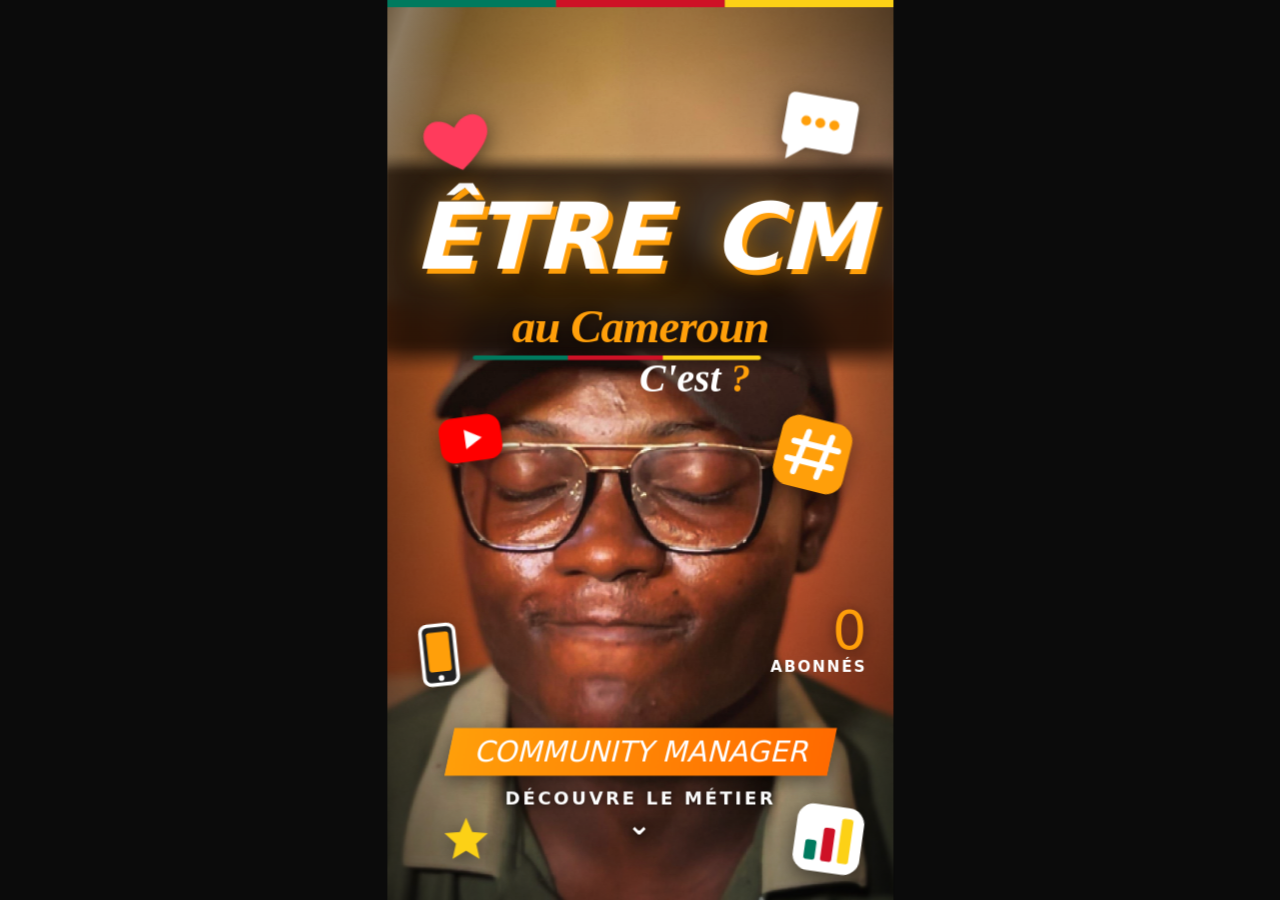
<file: montage-motion/index.html>
<!doctype html>
<html lang="fr">
<head>
<meta charset="utf-8">
<meta name="viewport" content="width=device-width,initial-scale=1">
<title>Être CM au Cameroun – Motion</title>
<style>
  :root{--or:#ff9f0a;--or2:#ff6a00;--g:#007a5e;--r:#ce1126;--y:#fcd116}
  *{box-sizing:border-box;margin:0;padding:0}
  html,body{height:100%;background:#0b0b0b;overflow:hidden}
  #wrap{position:fixed;inset:0;display:flex;align-items:center;justify-content:center}
  #stage{position:relative;width:1125px;height:2000px;overflow:hidden;transform-origin:center;flex:none;
    font-family:"Arial Black","Impact",system-ui,sans-serif;background:#000}
  /* ---------- photo ---------- */
  #photo{position:absolute;inset:0;background:url(photo.jpg) center/cover;transform-origin:50% 45%;
    animation:kb 8s ease-in-out infinite alternate}
  @keyframes kb{from{transform:scale(1.0) translateY(0)}to{transform:scale(1.09) translateY(-24px)}}
  #tint{position:absolute;inset:0;mix-blend-mode:soft-light;
    background:linear-gradient(160deg,rgba(255,159,10,.55),rgba(255,90,0,.15) 55%,rgba(0,0,0,.4));
    animation:tint 4s ease-in-out infinite alternate}
  @keyframes tint{to{opacity:.55}}
  #vig{position:absolute;inset:0;background:radial-gradient(ellipse at 50% 45%,transparent 45%,rgba(0,0,0,.65) 100%)}
  /* balayage lumineux */
  #sweep{position:absolute;top:-10%;bottom:-10%;width:260px;left:-400px;transform:skewX(-18deg);
    background:linear-gradient(90deg,transparent,rgba(255,255,255,.28),transparent);
    animation:sweep 4s 1.4s ease-in-out infinite}
  @keyframes sweep{0%{left:-400px}55%,100%{left:1500px}}

  /* ---------- panneau flouté (masque l'ancien texte de la photo) ---------- */
  #panel{position:absolute;left:0;right:0;top:340px;height:490px;
    backdrop-filter:blur(34px) brightness(.55);-webkit-backdrop-filter:blur(34px) brightness(.55);
    background:linear-gradient(180deg,rgba(0,0,0,0),rgba(20,8,0,.6) 10%,rgba(20,8,0,.6) 85%,rgba(0,0,0,0));
    -webkit-mask:linear-gradient(180deg,transparent,#000 8%,#000 88%,transparent);
    mask:linear-gradient(180deg,transparent,#000 8%,#000 88%,transparent);
    opacity:0;animation:fadeIn .6s .1s forwards}
  @keyframes fadeIn{to{opacity:1}}

  /* ---------- titre ---------- */
  #title{position:absolute;left:0;right:0;top:425px;text-align:center;font-style:italic;font-weight:900;
    font-size:205px;line-height:1;letter-spacing:-5px;color:#fff;white-space:nowrap}
  #title .w{display:inline-block;margin:0 20px}
  #title .l{display:inline-block;opacity:0;transform:translateY(-500px) scale(2.4) rotate(-14deg);
    text-shadow:10px 10px 0 var(--or),0 0 60px rgba(255,159,10,.55);
    animation:slam .55s cubic-bezier(.2,1.5,.4,1) forwards, glow 2.6s 2.2s ease-in-out infinite}
  @keyframes slam{60%{opacity:1}100%{opacity:1;transform:none}}
  @keyframes glow{50%{text-shadow:14px 14px 0 var(--or2),0 0 90px rgba(255,159,10,.95);transform:translateY(-8px)}}
  #title .l:nth-child(1){animation-delay:.35s,2.2s}
  #title .l:nth-child(2){animation-delay:.45s,2.3s}
  #title .l:nth-child(3){animation-delay:.55s,2.4s}
  #title .l:nth-child(4){animation-delay:.65s,2.5s}
  .w2 .l:nth-child(1){animation-delay:.85s,2.6s!important}
  .w2 .l:nth-child(2){animation-delay:.95s,2.7s!important}
  #shock{position:absolute;left:50%;top:560px;width:80px;height:80px;margin:-40px;border-radius:50%;
    border:10px solid var(--or);opacity:0;animation:shock 1s 1s ease-out infinite;animation-iteration-count:1}
  @keyframes shock{0%{transform:scale(.2);opacity:.9}100%{transform:scale(18);opacity:0}}

  #sub{position:absolute;left:0;right:0;top:665px;text-align:center;font-size:104px;font-style:italic;
    color:var(--or);letter-spacing:-2px;font-family:Georgia,"Times New Roman",serif;font-weight:900;
    clip-path:inset(0 100% 0 0);animation:wipe .8s 1.4s cubic-bezier(.7,0,.2,1) forwards;
    text-shadow:0 4px 30px rgba(0,0,0,.6)}
  @keyframes wipe{to{clip-path:inset(0 0 0 0)}}
  #underline{position:absolute;left:190px;top:790px;height:10px;width:0;border-radius:6px;
    background:linear-gradient(90deg,var(--g) 0 33%,var(--r) 33% 66%,var(--y) 66%);
    animation:ul .7s 2.1s ease-out forwards}
  @keyframes ul{to{width:640px}}

  #cest{position:absolute;left:560px;top:790px;font-size:88px;font-style:italic;color:#fff;
    font-family:Georgia,serif;font-weight:700;opacity:0;animation:pop .5s 2.5s cubic-bezier(.2,1.6,.4,1) forwards}
  #cest b{display:inline-block;color:var(--or);animation:wob 1.2s 3s ease-in-out infinite;transform-origin:50% 90%}
  @keyframes pop{from{opacity:0;transform:scale(.2) rotate(-20deg)}to{opacity:1;transform:none}}
  @keyframes wob{0%,100%{transform:rotate(0)}25%{transform:rotate(-16deg) scale(1.2)}75%{transform:rotate(14deg) scale(1.2)}}

  /* ---------- icônes flottantes ---------- */
  .ic{position:absolute;opacity:0;filter:drop-shadow(0 12px 22px rgba(0,0,0,.45))}
  .ic svg{width:100%;height:100%;display:block}
  .float{animation:in .6s var(--d) cubic-bezier(.2,1.6,.4,1) forwards,fl var(--t) calc(var(--d) + .6s) ease-in-out infinite}
  @keyframes in{from{opacity:0;transform:scale(0) rotate(-40deg)}to{opacity:1;transform:scale(1) rotate(var(--r,0deg))}}
  @keyframes fl{0%,100%{transform:translateY(0) rotate(var(--r,0deg))}50%{transform:translateY(-34px) rotate(calc(var(--r,0deg) + 8deg))}}

  /* cœurs qui montent */
  .heart{position:absolute;bottom:-120px;width:90px;height:90px;opacity:0;
    animation:rise var(--t) var(--d) linear infinite}
  .heart svg{width:100%;height:100%}
  @keyframes rise{0%{transform:translate(0,0) scale(.4);opacity:0}10%{opacity:.95}
    50%{transform:translate(var(--x),-900px) scale(1)}100%{transform:translate(calc(var(--x)*-1),-1900px) scale(1.2);opacity:0}}

  /* notifications */
  .notif{position:absolute;display:flex;align-items:center;gap:16px;background:rgba(255,255,255,.95);color:#111;
    border-radius:60px;padding:16px 30px 16px 18px;font:700 38px system-ui,sans-serif;opacity:0;
    box-shadow:0 14px 40px rgba(0,0,0,.4)}
  .notif i{width:62px;height:62px;border-radius:50%;display:grid;place-items:center;font-style:normal;font-size:34px;color:#fff}
  .notif.a{left:60px;top:1040px;animation:toast 4s 3s ease-in-out infinite}
  .notif.b{right:50px;top:1160px;animation:toast 4s 4.3s ease-in-out infinite}
  @keyframes toast{0%{opacity:0;transform:translateY(60px) scale(.7)}8%{opacity:1;transform:none}
    30%{opacity:1}38%{opacity:0;transform:translateY(-50px)}100%{opacity:0}}

  /* compteur */
  #count{position:absolute;right:60px;top:1340px;text-align:right;color:#fff;opacity:0;
    animation:fadeIn .6s 3.4s forwards}
  #count .n{font-size:120px;line-height:1;color:var(--or);text-shadow:0 6px 30px rgba(0,0,0,.6)}
  #count .t{font:700 34px system-ui,sans-serif;letter-spacing:4px;text-transform:uppercase}

  /* bandeau bas */
  #lower{position:absolute;left:0;right:0;bottom:130px;display:flex;flex-direction:column;align-items:center;gap:26px}
  #tag{background:linear-gradient(90deg,var(--or),var(--or2));color:#fff;font-size:64px;font-style:italic;
    padding:16px 54px;transform:translateX(-1400px) skewX(-12deg);animation:slideIn .7s 2.8s cubic-bezier(.2,1,.3,1) forwards;
    box-shadow:0 12px 40px rgba(0,0,0,.45)}
  @keyframes slideIn{to{transform:translateX(0) skewX(-12deg)}}
  #tag span{display:inline-block;transform:skewX(12deg)}
  #swipe{font:800 40px system-ui,sans-serif;color:#fff;letter-spacing:6px;text-transform:uppercase;opacity:0;
    animation:fadeIn .5s 3.6s forwards;text-shadow:0 4px 20px rgba(0,0,0,.7)}
  #swipe .ar{display:block;text-align:center;font-size:64px;animation:bounce 1s ease-in-out infinite}
  @keyframes bounce{50%{transform:translateY(18px)}}

  /* bande drapeau haut */
  #flag{position:absolute;top:0;left:0;right:0;height:16px;display:flex;transform:scaleX(0);transform-origin:left;
    animation:flag 1s .1s ease-out forwards}
  #flag i{flex:1}
  @keyframes flag{to{transform:none}}

  /* étincelles */
  .sp{position:absolute;width:18px;height:18px;background:var(--or);border-radius:50%;opacity:0;
    animation:spark 2.4s var(--d) ease-out infinite}
  @keyframes spark{0%{opacity:0;transform:scale(0)}15%{opacity:1;transform:scale(1.4)}100%{opacity:0;transform:translate(var(--x),var(--y)) scale(0)}}

  /* barre de progression (boucle 8 s) */
  #prog{position:absolute;left:0;bottom:0;height:8px;background:var(--or);width:0;animation:prog 8s linear infinite}
  @keyframes prog{to{width:100%}}
</style>
</head>
<body>
<div id="wrap"><div id="stage">
  <div id="photo"></div>
  <div id="tint"></div>
  <div id="vig"></div>
  <div id="sweep"></div>
  <div id="flag"><i style="background:var(--g)"></i><i style="background:var(--r)"></i><i style="background:var(--y)"></i></div>

  <div id="panel"></div>
  <div id="shock"></div>
  <div id="title">
    <span class="w"><span class="l">Ê</span><span class="l">T</span><span class="l">R</span><span class="l">E</span></span>
    <span class="w w2"><span class="l">C</span><span class="l">M</span></span>
  </div>
  <div id="sub">au Cameroun</div>
  <div id="underline"></div>
  <div id="cest">C'est <b>?</b></div>

  <!-- icônes de community management -->
  <!-- cœur -->
  <div class="ic float" style="--d:1.6s;--t:3.2s;--r:-12deg;left:70px;top:230px;width:170px;height:170px">
    <svg viewBox="0 0 24 24"><path fill="#ff3b5c" d="M12 21s-7.5-4.6-9.6-9.2C.9 8.4 2.8 4.5 6.5 4.5c2 0 3.7 1.1 5.5 3 1.8-1.9 3.5-3 5.5-3 3.7 0 5.6 3.9 4.1 7.3C19.5 16.4 12 21 12 21z"/></svg></div>
  <!-- bulle commentaire -->
  <div class="ic float" style="--d:1.9s;--t:3.6s;--r:10deg;right:70px;top:190px;width:190px;height:190px">
    <svg viewBox="0 0 24 24"><path fill="#fff" d="M4 3h16a2 2 0 0 1 2 2v11a2 2 0 0 1-2 2H9l-5 4v-4a2 2 0 0 1-2-2V5a2 2 0 0 1 2-2z"/>
    <circle cx="8" cy="10.5" r="1.4" fill="#ff9f0a"/><circle cx="12" cy="10.5" r="1.4" fill="#ff9f0a"/><circle cx="16" cy="10.5" r="1.4" fill="#ff9f0a"/></svg></div>
  <!-- play -->
  <div class="ic float" style="--d:2.2s;--t:3s;--r:-8deg;left:110px;top:900px;width:150px;height:150px">
    <svg viewBox="0 0 24 24"><rect x="1" y="4" width="22" height="16" rx="5" fill="#ff0000"/><path fill="#fff" d="M10 8.5v7l6-3.5z"/></svg></div>
  <!-- hashtag -->
  <div class="ic float" style="--d:2.5s;--t:3.4s;--r:14deg;right:100px;top:930px;width:160px;height:160px">
    <svg viewBox="0 0 24 24"><rect width="24" height="24" rx="6" fill="#ff9f0a"/><path stroke="#fff" stroke-width="2" stroke-linecap="round" d="M9 5 7 19M17 5l-2 14M5 9h15M4 15h15"/></svg></div>
  <!-- smartphone -->
  <div class="ic float" style="--d:2.8s;--t:3.8s;--r:-6deg;left:40px;top:1380px;width:150px;height:150px">
    <svg viewBox="0 0 24 24"><rect x="6" y="1.5" width="12" height="21" rx="2.5" fill="#222" stroke="#fff" stroke-width="1.3"/><rect x="8" y="4" width="8" height="14" rx="1" fill="#ff9f0a"/><circle cx="12" cy="20.3" r="1" fill="#fff"/></svg></div>
  <!-- statistiques -->
  <div class="ic float" style="--d:3.1s;--t:3.3s;--r:8deg;right:70px;top:1790px;width:150px;height:150px">
    <svg viewBox="0 0 24 24"><rect width="24" height="24" rx="6" fill="#fff"/><rect x="4" y="13" width="4" height="7" rx="1" fill="#007a5e"/><rect x="10" y="8" width="4" height="12" rx="1" fill="#ce1126"/><rect x="16" y="4" width="4" height="16" rx="1" fill="#fcd116"/></svg></div>
  <!-- étoile (drapeau) -->
  <div class="ic float" style="--d:3.3s;--t:2.8s;--r:0deg;left:120px;top:1810px;width:110px;height:110px">
    <svg viewBox="0 0 24 24"><path fill="#fcd116" d="m12 1.5 3 6.9 7.5.7-5.6 5 1.7 7.4L12 17.6 5.4 21.5l1.7-7.4-5.6-5 7.5-.7z"/></svg></div>

  <!-- cœurs montants -->
  <div class="heart" style="--x:70px;--t:5s;--d:2.4s;left:180px"><svg viewBox="0 0 24 24"><path fill="#ff3b5c" d="M12 21s-7.5-4.6-9.6-9.2C.9 8.4 2.8 4.5 6.5 4.5c2 0 3.7 1.1 5.5 3 1.8-1.9 3.5-3 5.5-3 3.7 0 5.6 3.9 4.1 7.3C19.5 16.4 12 21 12 21z"/></svg></div>
  <div class="heart" style="--x:-60px;--t:6s;--d:3.4s;left:560px;width:70px;height:70px"><svg viewBox="0 0 24 24"><path fill="#ff9f0a" d="M12 21s-7.5-4.6-9.6-9.2C.9 8.4 2.8 4.5 6.5 4.5c2 0 3.7 1.1 5.5 3 1.8-1.9 3.5-3 5.5-3 3.7 0 5.6 3.9 4.1 7.3C19.5 16.4 12 21 12 21z"/></svg></div>
  <div class="heart" style="--x:80px;--t:5.5s;--d:4.2s;left:880px"><svg viewBox="0 0 24 24"><path fill="#ff3b5c" d="M12 21s-7.5-4.6-9.6-9.2C.9 8.4 2.8 4.5 6.5 4.5c2 0 3.7 1.1 5.5 3 1.8-1.9 3.5-3 5.5-3 3.7 0 5.6 3.9 4.1 7.3C19.5 16.4 12 21 12 21z"/></svg></div>
  <div class="heart" style="--x:-90px;--t:6.5s;--d:5s;left:370px;width:110px;height:110px"><svg viewBox="0 0 24 24"><path fill="#fff" d="M12 21s-7.5-4.6-9.6-9.2C.9 8.4 2.8 4.5 6.5 4.5c2 0 3.7 1.1 5.5 3 1.8-1.9 3.5-3 5.5-3 3.7 0 5.6 3.9 4.1 7.3C19.5 16.4 12 21 12 21z"/></svg></div>

  <!-- notifications -->
  <div class="notif a"><i style="background:#ff3b5c">♥</i>+1 250 j'aime</div>
  <div class="notif b"><i style="background:#007a5e">＋</i>Nouvel abonné</div>

  <!-- compteur -->
  <div id="count"><div class="n" id="num">0</div><div class="t">abonnés</div></div>

  <!-- étincelles autour du titre -->
  <div class="sp" style="--d:1.2s;--x:-160px;--y:-140px;left:130px;top:470px"></div>
  <div class="sp" style="--d:1.5s;--x:150px;--y:-160px;left:980px;top:480px"></div>
  <div class="sp" style="--d:2.0s;--x:-120px;--y:130px;left:210px;top:740px"></div>
  <div class="sp" style="--d:2.3s;--x:140px;--y:120px;left:900px;top:760px"></div>
  <div class="sp" style="--d:2.8s;--x:0;--y:-200px;left:560px;top:420px"></div>

  <div id="lower">
    <div id="tag"><span>COMMUNITY MANAGER</span></div>
    <div id="swipe">Découvre le métier<span class="ar">⌄</span></div>
  </div>
  <div id="prog"></div>
</div></div>

<script>
  // adapte la scène 1125×2000 à l'écran
  function fit(){const s=Math.min(innerWidth/1125,innerHeight/2000);document.getElementById('stage').style.transform='scale('+s+')'}
  addEventListener('resize',fit);fit();
  // compteur d'abonnés (boucle avec la barre de 8 s)
  function run(){const num=document.getElementById('num');const t0=performance.now();(function f(t){const p=Math.min(1,(t-t0)/3500);
    num.textContent='+'+Math.round(12800*(1-Math.pow(1-p,3))).toLocaleString('fr-FR');
    if(p<1)requestAnimationFrame(f)})(t0)}
  setTimeout(run,3400);
  // relance toute l'animation toutes les 8 s pour une vraie boucle
  setInterval(()=>{const st=document.getElementById('stage'),c=st.cloneNode(true);st.replaceWith(c);fit();
    document.getElementById('num').textContent='0';setTimeout(run,3400)},8000);
</script>
</body>
</html>
</file>
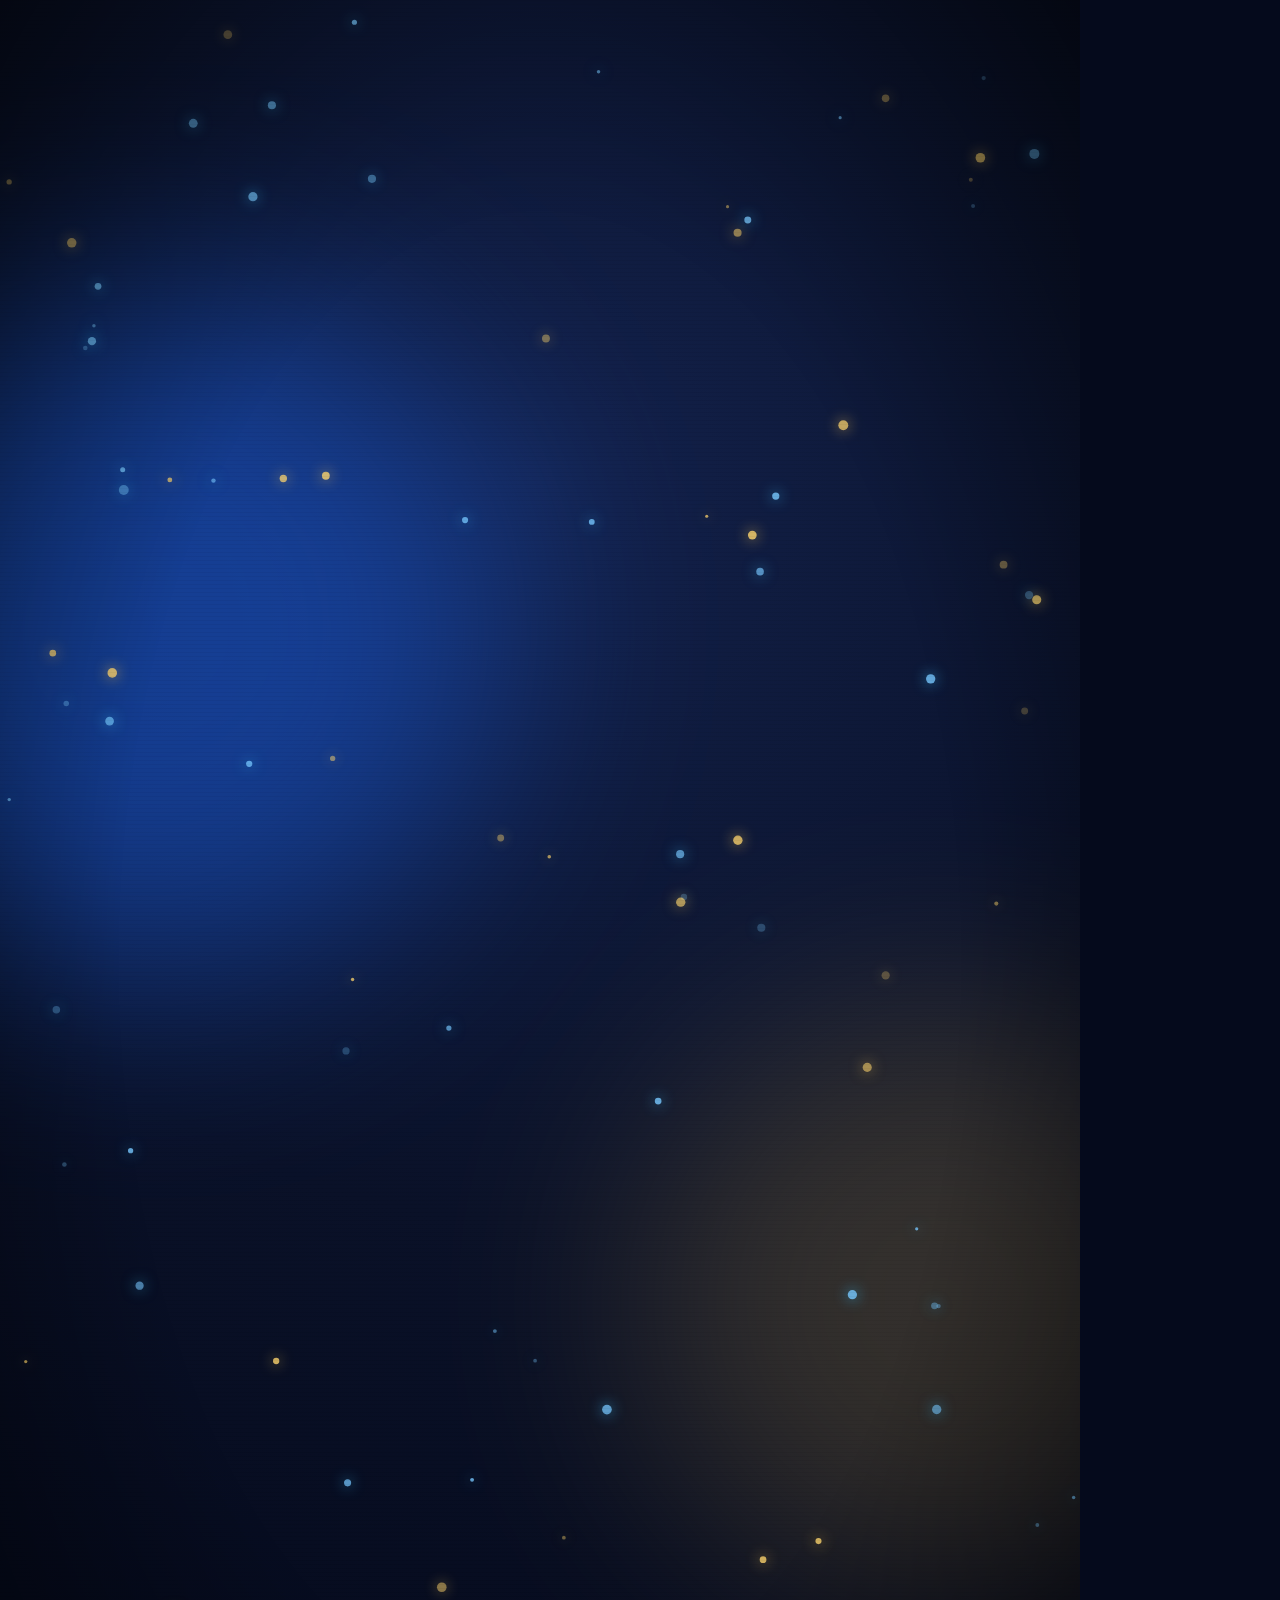
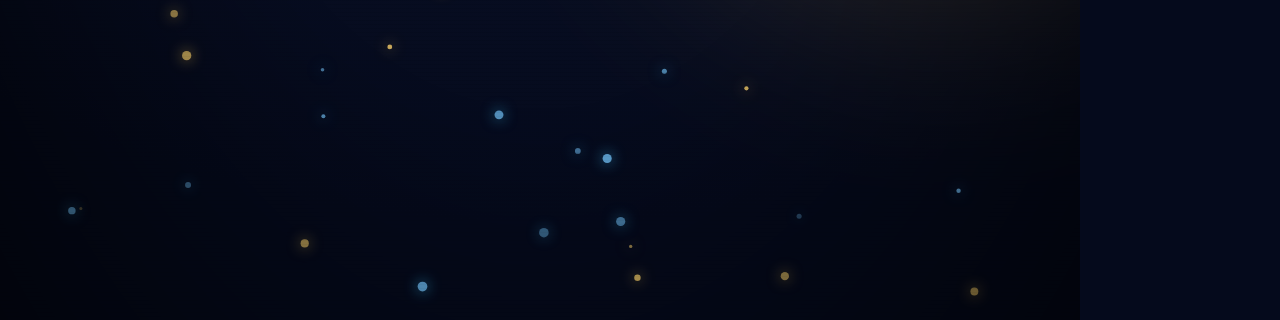
<file: pub-landry-tcheudjui/index.html>
<!doctype html>
<html lang="fr">
<head>
<meta charset="utf-8">
<title>Pub Landry Tcheudjui — 9:16</title>
<style>
:root{--bg:#0A1128;--blue:#1E6BFF;--cyan:#38BDF8;--gold:#F5C451;--gold2:#FFE08A;--white:#fff;--red:#FF4D6A;--green:#25D366}
*{box-sizing:border-box;margin:0;padding:0}
html,body{width:1080px;height:1920px;background:#050a1c;overflow:hidden;font-family:"Helvetica Neue",Helvetica,"Liberation Sans",Arial,sans-serif;color:#fff}
#stage{position:relative;width:1080px;height:1920px;overflow:hidden;background:radial-gradient(120% 70% at 50% 25%,#13224d 0%,#0A1128 55%,#050a1c 100%)}
canvas#fx{position:absolute;inset:0}
.grid{position:absolute;left:-40%;right:-40%;bottom:-10%;height:55%;transform:perspective(600px) rotateX(62deg);transform-origin:50% 100%;
 background-image:linear-gradient(rgba(56,189,248,.28) 2px,transparent 2px),linear-gradient(90deg,rgba(56,189,248,.28) 2px,transparent 2px);background-size:90px 90px;opacity:.5;
 -webkit-mask-image:linear-gradient(to top,#000,transparent 85%)}
.orb{position:absolute;border-radius:50%;filter:blur(110px)}
.sc{position:absolute;inset:0;opacity:0;will-change:transform,opacity}
.abs{position:absolute}
.center{left:0;right:0;text-align:center}
.h1{font-weight:900;letter-spacing:-1.5px;line-height:1.08;text-shadow:0 6px 40px rgba(0,0,0,.6)}
.gold{background:linear-gradient(100deg,#FFD86B,#FFF1B8 45%,#F5B83A);-webkit-background-clip:text;background-clip:text;color:transparent;filter:drop-shadow(0 0 28px rgba(245,196,81,.55))}
.glass{background:linear-gradient(160deg,rgba(255,255,255,.12),rgba(255,255,255,.04));border:2px solid rgba(255,255,255,.18);border-radius:44px;backdrop-filter:blur(14px);box-shadow:0 30px 90px rgba(0,0,0,.55),inset 0 0 40px rgba(56,189,248,.08)}
.word{display:inline-block;margin:0 .13em}
/* phone */
.phone{width:560px;height:1040px;border-radius:84px;background:#05070f;border:10px solid #2a3558;box-shadow:0 0 0 3px #4b5a8c,0 50px 140px rgba(30,107,255,.45),0 0 120px rgba(56,189,248,.25);padding:28px 24px;overflow:hidden}
.notch{width:170px;height:38px;background:#000;border-radius:30px;margin:0 auto 26px}
.avatar{width:104px;height:104px;border-radius:50%;background:linear-gradient(135deg,#3b4a7a,#1b2650);border:4px solid #44538a}
.stat b{display:block;font-size:34px}.stat span{font-size:20px;color:#8fa0cf}
.post{width:150px;height:150px;border-radius:18px;background:linear-gradient(135deg,#1a2550,#111a3a);position:relative;overflow:hidden}
.post i{position:absolute;left:10px;bottom:8px;font-style:normal;font-size:22px;color:#ff6b86;font-weight:800}
.card{position:absolute;border-radius:40px;padding:34px 38px;font-weight:800}
.chip{display:inline-flex;align-items:center;gap:18px}
.ico{width:76px;height:76px;border-radius:22px;display:flex;align-items:center;justify-content:center;font-size:40px;font-weight:900}
.btn{display:inline-block;padding:44px 80px;border-radius:120px;font-size:56px;font-weight:900;color:#0A1128;background:linear-gradient(100deg,#FFD86B,#FFF1B8 50%,#F5B83A);box-shadow:0 0 70px rgba(245,196,81,.65),0 20px 50px rgba(0,0,0,.5)}
.check{font-size:50px;font-weight:800;display:flex;align-items:center;gap:26px;text-shadow:0 4px 24px rgba(0,0,0,.7)}
.check em{width:62px;height:62px;border-radius:50%;background:linear-gradient(135deg,#FFD86B,#F5B83A);color:#0A1128;display:flex;align-items:center;justify-content:center;font-style:normal;font-size:40px;flex:none;box-shadow:0 0 30px rgba(245,196,81,.6)}
.soc{position:absolute;width:150px;height:150px;border-radius:44px;display:flex;align-items:center;justify-content:center;font-size:84px;font-weight:900;box-shadow:0 20px 60px rgba(0,0,0,.5),0 0 60px var(--g)}
.ba{border-radius:46px;padding:36px 44px}
.ba h3{font-size:44px;letter-spacing:4px;margin-bottom:18px}
.ba li{list-style:none;font-size:46px;font-weight:700;margin:14px 0}
.flash{position:absolute;inset:0;background:radial-gradient(circle at 50% 50%,#fff,#8fd3ff 40%,transparent 75%);opacity:0;pointer-events:none;mix-blend-mode:screen}
.scan{position:absolute;inset:0;background:repeating-linear-gradient(0deg,rgba(0,0,0,.0) 0 3px,rgba(0,0,0,.07) 3px 4px);pointer-events:none;opacity:.5}
.vig{position:absolute;inset:0;background:radial-gradient(ellipse at center,transparent 55%,rgba(0,0,0,.55));pointer-events:none}
.cap{position:absolute;left:60px;right:60px;top:1630px;display:flex;justify-content:center;opacity:0;pointer-events:none;z-index:50}
.cap div{display:inline-block;text-align:center;font-weight:900;font-size:62px;line-height:1.18;padding:22px 40px 26px;border-radius:40px;background:rgba(5,10,28,.72);border:2px solid rgba(255,255,255,.16);box-shadow:0 20px 70px rgba(0,0,0,.55),0 0 50px rgba(30,107,255,.25);backdrop-filter:blur(10px)}
.cap span{display:inline-block;margin:0 .12em;color:#fff;transition:none}
.cap span.on{color:#FFD86B;text-shadow:0 0 26px rgba(245,196,81,.8)}
.cap span.past{color:#e8eeff}
</style>
</head>
<body>
<div id="stage">
  <div class="orb" id="o1" style="width:700px;height:700px;background:#1E6BFF;opacity:.45;left:-200px;top:200px"></div>
  <div class="orb" id="o2" style="width:600px;height:600px;background:#F5C451;opacity:.18;right:-220px;top:1000px"></div>
  <div class="grid"></div>
  <canvas id="fx" width="1080" height="1920"></canvas>

  <!-- SCENE 1 -->
  <div class="sc" id="s1">
    <div class="abs center h1" id="s1t" style="top:150px;font-size:74px;padding:0 70px"></div>
    <div class="abs" id="phoneWrap" style="left:260px;top:560px;perspective:1600px">
      <div class="phone" id="phone">
        <div class="notch"></div>
        <div style="display:flex;align-items:center;gap:26px;margin-bottom:22px">
          <div class="avatar"></div>
          <div style="display:flex;gap:30px;flex:1;text-align:center">
            <div class="stat"><b>6</b><span>posts</span></div>
            <div class="stat"><b id="folw">212</b><span>abonnés</span></div>
            <div class="stat"><b>48</b><span>suivis</span></div>
          </div>
        </div>
        <div style="font-size:30px;font-weight:800;margin-bottom:4px">@votre_entreprise</div>
        <div style="font-size:22px;color:#8fa0cf;margin-bottom:22px">Dernière publication : il y a 47 jours</div>
        <div style="display:flex;gap:16px;align-items:center;margin-bottom:22px">
          <div style="font-size:92px;font-weight:900;color:#ff6b86;text-shadow:0 0 34px rgba(255,77,106,.5)" id="likes">♥ 128</div>
          <div style="font-size:22px;color:#8fa0cf;line-height:1.2">J'aime<br>cette semaine</div>
        </div>
        <div style="display:grid;grid-template-columns:repeat(3,150px);gap:14px" id="posts"></div>
        <svg width="500" height="170" viewBox="0 0 500 170" style="margin-top:24px">
          <line x1="0" y1="150" x2="500" y2="150" stroke="#2a3558" stroke-width="2"/>
          <path id="flat" d="M0 60 L90 66 L180 62 L270 70 L360 72 L440 76 L500 74" stroke="#ff6b86" stroke-width="7" fill="none" stroke-linecap="round" stroke-dasharray="700" stroke-dashoffset="700"/>
        </svg>
      </div>
    </div>
    <div class="abs glass" id="s1notif" style="left:60px;top:1330px;width:520px;padding:26px 32px;font-size:34px;font-weight:700;opacity:0">
      <span style="color:#ff6b86">⚠</span> 0 nouvelle interaction
    </div>
  </div>

  <!-- SCENE 2 -->
  <div class="sc" id="s2">
    <div class="abs center h1" id="s2a" style="top:150px;font-size:80px;padding:0 70px">Le problème n’est pas<br>votre activité…</div>
    <div class="abs center h1 gold" id="s2b" style="top:760px;font-size:104px;padding:0 50px;opacity:0">C’est votre stratégie digitale.</div>
    <div id="s2cards"></div>
  </div>

  <!-- SCENE 3 -->
  <div class="sc" id="s3">
    <svg class="abs" style="left:0;top:1100px" width="1080" height="700" viewBox="0 0 1080 700" id="s3bars"></svg>
    <div class="abs center" id="s3name" style="top:250px">
      <div class="h1 gold" style="font-size:112px;letter-spacing:-2px">LANDRY<br>TCHEUDJUI</div>
      <div id="s3sub" style="margin-top:34px;font-size:40px;font-weight:800;letter-spacing:7px;color:#9fd8ff">COMMUNITY MANAGER<br>&amp; DIGITAL STRATEGIST</div>
    </div>
    <div id="s3soc"></div>
    <div class="abs" id="s3list" style="left:90px;top:950px;display:flex;flex-direction:column;gap:30px"></div>
  </div>

  <!-- SCENE 4 -->
  <div class="sc" id="s4">
    <div class="abs ba" id="s4a" style="left:70px;top:150px;width:940px;background:rgba(80,90,120,.28);border:2px solid rgba(255,255,255,.14);filter:grayscale(1)">
      <h3 style="color:#9aa3bd">AVANT</h3>
      <ul style="color:#b4bcd3"><li>✕ Page inactive</li><li>✕ Peu d’interactions</li><li>✕ Image amateur</li></ul>
    </div>
    <div class="abs ba" id="s4b" style="left:70px;top:610px;width:940px;background:linear-gradient(160deg,rgba(30,107,255,.35),rgba(56,189,248,.12));border:2px solid rgba(245,196,81,.7);box-shadow:0 0 90px rgba(245,196,81,.35)">
      <h3 class="gold">APRÈS</h3>
      <ul><li><span style="color:var(--gold)">✓</span> Contenu professionnel</li><li><span style="color:var(--gold)">✓</span> Communauté engagée</li><li><span style="color:var(--gold)">✓</span> Marque plus visible</li></ul>
    </div>
    <svg class="abs" style="left:40px;top:1090px" width="1000" height="420" viewBox="0 0 1000 420">
      <defs><linearGradient id="ga" x1="0" y1="0" x2="0" y2="1"><stop offset="0" stop-color="#F5C451" stop-opacity=".55"/><stop offset="1" stop-color="#F5C451" stop-opacity="0"/></linearGradient>
      <clipPath id="clipg"><rect id="clipr" x="0" y="0" width="0" height="420"/></clipPath></defs>
      <line x1="0" y1="400" x2="1000" y2="400" stroke="#33426f" stroke-width="3"/>
      <g clip-path="url(#clipg)"><path id="gArea" fill="url(#ga)"/><path id="gLine" stroke="#FFE08A" stroke-width="12" fill="none" stroke-linecap="round" stroke-linejoin="round" style="filter:drop-shadow(0 0 16px #F5C451)"/></g>
      <circle id="gDot" r="20" fill="#fff" style="filter:drop-shadow(0 0 22px #F5C451)"/>
    </svg>
    <div class="abs center h1" id="s4t" style="top:1530px;font-size:58px;padding:0 70px;opacity:0">Transformez vos réseaux sociaux en <span class="gold">véritable outil de croissance.</span></div>
  </div>

  <!-- SCENE 5 -->
  <div class="sc" id="s5">
    <div class="abs center" style="top:300px">
      <div class="h1 gold" id="s5n" style="font-size:112px;letter-spacing:-2px">LANDRY<br>TCHEUDJUI</div>
      <div id="s5s" style="margin-top:30px;font-size:42px;font-weight:800;letter-spacing:6px;color:#9fd8ff">COMMUNITY MANAGER<br>&amp; DIGITAL STRATEGIST</div>
    </div>
    <div class="abs center h1" id="s5a" style="top:800px;font-size:66px;padding:0 70px">Audit gratuit de votre<br><span class="gold">présence en ligne</span></div>
    <div class="abs center" id="s5b" style="top:1090px"><span class="btn">Contactez-moi maintenant</span></div>
    <div class="abs" id="s5w" style="left:440px;top:1290px;width:200px;height:200px">
      <div style="position:absolute;inset:0;border-radius:50%;background:var(--green);box-shadow:0 0 80px rgba(37,211,102,.7);display:flex;align-items:center;justify-content:center">
        <svg width="110" height="110" viewBox="0 0 32 32" fill="#fff"><path d="M16 3C8.8 3 3 8.7 3 15.8c0 2.5.7 4.8 2 6.8L3.2 29l6.6-1.7c1.9 1 4 1.6 6.2 1.6 7.2 0 13-5.7 13-12.8S23.200 3 16 3zm6.600 17.800c-.3.8-1.700 1.500-2.400 1.600-.6.100-1.400.100-2.200-.1-.5-.2-1.200-.4-2-.8-3.600-1.500-5.900-5.100-6.100-5.300-.2-.2-1.400-1.800-1.400-3.400s.9-2.400 1.200-2.800c.3-.3.700-.4.900-.4h.7c.2 0 .5-.1.800.6.3.7 1 2.400 1.100 2.600.1.200.1.400 0 .6-.1.200-.2.400-.4.600l-.6.700c-.2.200-.4.400-.2.800.2.400 1 1.600 2.100 2.600 1.400 1.200 2.600 1.600 3 1.800.4.200.6.200.8-.1.200-.3 1-1.100 1.300-1.500.3-.4.500-.3.900-.2.400.1 2.300 1.100 2.700 1.300.4.200.7.300.8.500.100.200.100 1-.200 1.800z"/></svg>
      </div>
      <div id="s5badge" style="position:absolute;right:-14px;top:-14px;width:78px;height:78px;border-radius:50%;background:#FF3B5C;border:6px solid #0A1128;display:flex;align-items:center;justify-content:center;font-size:44px;font-weight:900">1</div>
    </div>
    <div class="abs glass" id="s5n2" style="left:150px;top:1520px;width:780px;padding:26px 34px;font-size:34px;font-weight:700;opacity:0">
      <span style="color:var(--green)">●</span> Nouveau message — « Je veux mon audit ! »
    </div>
  </div>

  <div class="cap" id="cap"><div id="capi"></div></div>
  <div class="scan"></div>
  <div class="vig"></div>
  <div class="flash" id="flash"></div>
</div>

<script>
const clamp=(x,a=0,b=1)=>Math.min(b,Math.max(a,x));
const seg=(t,a,b)=>clamp((t-a)/(b-a));
const eo=x=>1-Math.pow(1-x,3);
const eio=x=>x<.5?4*x*x*x:1-Math.pow(-2*x+2,3)/2;
const eb=x=>{const c1=1.70158,c3=c1+1;return 1+c3*Math.pow(x-1,3)+c1*Math.pow(x-1,2)};
const $=id=>document.getElementById(id);
function rnd(n){const x=Math.sin(n*127.1+311.7)*43758.5453;return x-Math.floor(x)}

// ---------- build dynamic DOM ----------
(function build(){
  // scene1 text, word by word
  const w="Votre entreprise est présente sur les réseaux… mais personne ne vous remarque ?".split(" ");
  $("s1t").innerHTML=w.map((x,i)=>`<span class="word" data-i="${i}" style="opacity:0">${/remarque/.test(x)?'<span class="gold">'+x+'</span>':x}</span>`).join("");
  $("posts").innerHTML=Array.from({length:6},(_,i)=>`<div class="post"><i>♥ 0</i></div>`).join("");
  // scene 2 cards
  const cards=[
    ["📅","Publications irrégulières","#FFB020",90,330],
    ["🖼","Mauvais visuels","#FF4D6A",420,470],
    ["🧭","Absence de stratégie","#38BDF8",90,1000],
    ["💬","Messages clients non traités","#25D366",420,1160]];
  $("s2cards").innerHTML=cards.map((c,i)=>`<div class="card glass" data-i="${i}" style="left:${c[3]}px;top:${c[4]}px;width:570px;opacity:0">
    <div class="chip"><div class="ico" style="background:${c[2]}33;border:2px solid ${c[2]}">${c[1][0]==='M'&&i==3?'💬':c[0]}</div><div style="font-size:42px;line-height:1.15">${c[1]}</div></div>
    ${i==3?'<div style="position:absolute;right:-18px;top:-18px;background:#FF3B5C;border-radius:40px;font-size:38px;padding:8px 24px;font-weight:900">14</div>':''}
  </div>`).join("");
  // scene3 social badges + list
  const soc=[["f","#1877F2","#1877F2"],["IG","linear-gradient(135deg,#feda75,#fa7e1e,#d62976,#962fbf)","#d62976"],["♪","#111","#38BDF8"]];
  $("s3soc").innerHTML=soc.map((s,i)=>`<div class="soc" data-i="${i}" style="background:${s[1]};--g:${s[2]}88;font-size:${i==1?60:84}px">${s[0]}</div>`).join("");
  const items=["Création de contenu stratégique","Gestion de communauté","Image de marque digitale","Audit gratuit de présence en ligne","Stratégie marketing adaptée"];
  $("s3list").innerHTML=items.map(x=>`<div class="check" style="opacity:0"><em>✓</em>${x}</div>`).join("");
  // scene3 bars
  let b="";for(let i=0;i<9;i++){b+=`<rect data-i="${i}" x="${50+i*110}" width="76" rx="16" fill="url(#bg)" y="700" height="0"/>`}
  $("s3bars").innerHTML=`<defs><linearGradient id="bg" x1="0" y1="0" x2="0" y2="1"><stop offset="0" stop-color="#38BDF8" stop-opacity=".85"/><stop offset="1" stop-color="#1E6BFF" stop-opacity=".1"/></linearGradient></defs>`+b;
})();

// growth curve for scene 4
const GP=[];for(let i=0;i<=60;i++){const u=i/60;GP.push([u*1000,400-(Math.pow(u,3.2)*370+u*20)])}
function curve(n){return GP.slice(0,n+1).map((p,i)=>(i?"L":"M")+p[0].toFixed(1)+" "+p[1].toFixed(1)).join(" ")}

// ---------- particles ----------
const cv=$("fx"),cx=cv.getContext("2d");
const PN=110;
function particles(t){
  cx.clearRect(0,0,1080,1920);
  for(let i=0;i<PN;i++){
    const sp=18+rnd(i)*60,x=(rnd(i+9)*1080+Math.sin(t*.5+i)*40)%1080;
    const y=1920-((rnd(i+3)*1920+t*sp)%1920);
    const r=1.5+rnd(i+5)*3.5;
    const gold=rnd(i+7)>.62;
    const a=.25+.55*Math.abs(Math.sin(t*1.2+i));
    cx.beginPath();cx.fillStyle=gold?`rgba(255,214,110,${a})`:`rgba(120,200,255,${a})`;
    cx.shadowBlur=14;cx.shadowColor=gold?"#F5C451":"#38BDF8";cx.arc(x,y,r,0,7);cx.fill();
  }
  cx.shadowBlur=0;
}

// ---------- scene visibility ----------
const SC=[[0,4.15,"s1"],[3.85,10.15,"s2"],[9.85,18.15,"s3"],[17.85,25.15,"s4"],[24.85,30.01,"s5"]];
function vis(t){
  SC.forEach(([a,b,id])=>{
    const el=$(id);
    const i=seg(t,a,a+.3),o=1-seg(t,b-.3,b);
    el.style.opacity=(t>=a&&t<=b)?Math.min(i,o):0;
  });
}
let glitchT=null;
function glitch(el,t,a,b,amt){ // rgb split + jitter
  if(t>=a&&t<=b){
    const k=Math.sin((t-a)*90),j=(rnd(Math.floor(t*30))-.5)*amt;
    el.style.transform+=` translate(${j}px,${j*.3}px)`;
    el.style.textShadow=`${k*10}px 0 rgba(255,0,80,.8),${-k*10}px 0 rgba(0,220,255,.8)`;
    el.style.filter=`hue-rotate(${k*30}deg)`;
  } else {el.style.textShadow="";el.style.filter=""}
}

function render(t){
  particles(t);
  vis(t);
  $("o1").style.transform=`translate(${Math.sin(t*.4)*60}px,${Math.cos(t*.3)*80}px)`;
  $("o2").style.transform=`translate(${Math.cos(t*.35)*-60}px,${Math.sin(t*.45)*70}px)`;
  let flash=0;
  [4,10,18,25].forEach(f=>{flash=Math.max(flash,.85*(1-seg(Math.abs(t-f),0,.22)))});
  $("flash").style.opacity=flash;

  // ===== S1 =====
  {
    const z=1+.12*seg(t,0,4)+.22*eo(seg(t,3.6,4));
    const s=$("s1");s.style.transform=`scale(${z})`;
    // phone entrance 3D
    const pe=eo(seg(t,0,.9));
    $("phoneWrap").style.transform=`translateY(${(1-pe)*500}px)`;
    $("phone").style.transform=`rotateY(${-16+Math.sin(t*.8)*4}deg) rotateX(${6}deg) rotateZ(${-3}deg)`;
    // hook words
    document.querySelectorAll("#s1t .word").forEach(w=>{
      const i=+w.dataset.i,a=.25+i*.2;const p=eo(seg(t,a,a+.25));
      w.style.opacity=p;w.style.transform=`translateY(${(1-p)*30}px) scale(${1+(1-p)*.2})`;
    });
    // likes decrease
    const L=Math.round(128-116*eio(seg(t,.6,3.2)));
    $("likes").textContent="♥ "+L;
    $("folw").textContent=Math.round(212-18*seg(t,.6,3.5));
    $("flat").style.strokeDashoffset=700*(1-eo(seg(t,.5,2.5)));
    $("s1notif").style.opacity=eo(seg(t,2.0,2.4));
    $("s1notif").style.transform=`translateY(${(1-eb(seg(t,2.0,2.5)))*60}px)`;
    glitch($("s1t"),t,3.55,3.95,26);
  }
  // ===== S2 =====
  {
    const s=$("s2");s.style.transform="";
    const a=$("s2a");
    const fadeA=1-seg(t,7.2,7.6);
    a.style.opacity=eo(seg(t,4.1,4.6))*fadeA;
    a.style.transform=`translateY(${(1-eo(seg(t,4.1,4.6)))*40}px)`;
    document.querySelectorAll("#s2cards .card").forEach(c=>{
      const i=+c.dataset.i,st=4.6+i*.55;
      const p=eb(seg(t,st,st+.55));
      const out=seg(t,8.0,8.5);
      const bob=Math.sin(t*1.6+i*1.7)*16;
      c.style.opacity=clamp(p)*(1-out*.85);
      c.style.transform=`translateY(${bob+(1-p)*160}px) rotate(${(i%2?3:-3)*(1-p)+Math.sin(t+i)*1.2}deg) scale(${.7+.3*p-out*.15}) perspective(800px) rotateY(${(i%2?-10:10)}deg)`;
      c.style.filter=`blur(${out*8}px)`;
    });
    const b=$("s2b");const p=eo(seg(t,8.0,8.55));
    b.style.opacity=p;b.style.transform=`scale(${1.35-.35*p})`;
    glitch(b,t,8.0,8.3,20);
  }
  // ===== S3 =====
  {
    const p=eb(seg(t,10.2,11.1));
    const n=$("s3name");
    n.style.opacity=clamp(p);
    n.style.transform=`perspective(1000px) rotateX(${(1-p)*55}deg) translateY(${(1-p)*-120}px) scale(${.8+.2*clamp(p)})`;
    $("s3sub").style.opacity=eo(seg(t,11.0,11.6));
    document.querySelectorAll("#s3soc .soc").forEach(e=>{
      const i=+e.dataset.i,pp=eb(seg(t,11.2+i*.25,11.9+i*.25));
      const ang=t*.9+i*2.094,rx=380,ry=70;
      const bx=540-75+Math.cos(ang)*rx,by=745+Math.sin(ang)*40;
      e.style.left=bx+"px";e.style.top=(by-0)+"px";
      e.style.opacity=clamp(pp);
      e.style.transform=`scale(${.4+.6*pp*(0.85+0.15*Math.sin(ang+1.57))}) rotate(${Math.sin(t+i)*8}deg)`;
      e.style.zIndex=Math.sin(ang)>0?3:0;
    });
    document.querySelectorAll("#s3bars rect").forEach(r=>{
      const i=+r.dataset.i,pp=eo(seg(t,10.6+i*.12,12.2+i*.12));
      const h=(80+i*55+rnd(i)*40)*pp;
      r.setAttribute("height",h);r.setAttribute("y",700-h);
    });
    document.querySelectorAll("#s3list .check").forEach((c,i)=>{
      const st=12.4+i*.85,pp=eo(seg(t,st,st+.4));
      c.style.opacity=pp;c.style.transform=`translateX(${(1-pp)*-120}px)`;
    });
  }
  // ===== S4 =====
  {
    const pa=eo(seg(t,18.0,18.6)),pb=eo(seg(t,19.2,19.9));
    $("s4a").style.opacity=pa;$("s4a").style.transform=`translateX(${(1-pa)*-200}px)`;
    $("s4b").style.opacity=pb;$("s4b").style.transform=`translateX(${(1-pb)*200}px) scale(${1+.02*Math.sin(t*3)})`;
    const g=eio(seg(t,20.4,24.2));
    const n=Math.floor(g*60);
    $("clipr").setAttribute("width",g*1000+20);
    $("gLine").setAttribute("d",curve(Math.max(1,n)));
    $("gArea").setAttribute("d",curve(Math.max(1,n))+` L${GP[Math.max(1,n)][0]} 400 L0 400 Z`);
    const pt=GP[Math.max(1,n)];$("gDot").setAttribute("cx",pt[0]);$("gDot").setAttribute("cy",pt[1]);
    $("gDot").style.opacity=seg(t,20.4,20.7);
    const pt4=eo(seg(t,21.8,22.4));
    $("s4t").style.opacity=pt4;$("s4t").style.transform=`translateY(${(1-pt4)*60}px)`;
    // shake at the explosion
    const sh=seg(t,23.2,23.5)*(1-seg(t,23.5,24.4));
    $("s4").style.transform=`translate(${Math.sin(t*70)*6*sh}px,${Math.cos(t*60)*6*sh}px)`;
  }
  // ===== S5 =====
  {
    const p=eb(seg(t,25.0,25.7));
    $("s5n").style.transform=`scale(${.85+.15*clamp(p)})`;$("s5n").style.opacity=clamp(p);
    $("s5s").style.opacity=eo(seg(t,25.5,26));
    const a=eo(seg(t,26.0,26.6));
    $("s5a").style.opacity=a;$("s5a").style.transform=`translateY(${(1-a)*40}px)`;
    const b=eb(seg(t,26.8,27.5));
    $("s5b").style.opacity=clamp(b);
    $("s5b").style.transform=`scale(${(.6+.4*clamp(b))*(1+.04*Math.sin(t*5)*seg(t,27.5,27.6))})`;
    const w=eb(seg(t,27.6,28.2));
    $("s5w").style.opacity=clamp(w);
    $("s5w").style.transform=`scale(${.3+.7*clamp(w)}) rotate(${Math.sin(t*14)*6*(1-seg(t,28.2,28.7))*seg(t,27.6,28.2)}deg)`;
    const bp=eb(seg(t,28.3,28.8));
    $("s5badge").style.transform=`scale(${clamp(bp)*(1+.12*Math.sin(t*6))})`;
    const np=eo(seg(t,28.6,29.1));
    $("s5n2").style.opacity=np;$("s5n2").style.transform=`translateY(${(1-eb(seg(t,28.6,29.2)))*80}px)`;
    $("s5").style.transform="";
  }
  captions(t);
  // final fade
  $("stage").style.opacity=1-seg(t,29.8,30);
}
// ---------- sous-titres animés (?subs) ----------
const SUBS=new URLSearchParams(location.search).has('subs');
const LINES=[[0.3,2.6,"Être présent sur|les réseaux sociaux|ne suffit plus."],
[4.5,5.52,"Aujourd’hui, votre entreprise|doit attirer, convaincre|et créer une vraie connexion|avec ses clients."],
[11.0,3.69,"Je suis Landry Tcheudjui,|Community Manager|et Digital Strategist."],
[17.0,4.77,"J’aide les entreprises|à développer leur|image en ligne|grâce à une stratégie|digitale adaptée."],
[25.3,2.29,"Demandez votre audit|gratuit dès maintenant."]];
const CHUNKS=[];
LINES.forEach(([st,d,txt])=>{
  const ch=txt.split("|").map(c=>c.split(" "));
  const wt=ch.map(c=>c.map(w=>w.length+(/[,.]$/.test(w)?3:1)));
  const tot=wt.flat().reduce((a,b)=>a+b,0);let acc=st;
  ch.forEach((words,ci)=>{
    const ws=[];words.forEach((w,wi)=>{const dd=d*wt[ci][wi]/tot;ws.push({w,a:acc,b:acc+dd});acc+=dd});
    CHUNKS.push({a:ws[0].a,b:ws[ws.length-1].b,ws,last:ci==ch.length-1});
  });
});
function captions(t){
  const el=$("cap");if(!SUBS){el.style.display="none";return}
  const c=CHUNKS.find((c,i)=>t>=c.a-.02&&t<(c.last?c.b+.25:CHUNKS[i+1]?CHUNKS[i+1].a:c.b+.25));
  if(!c){el.style.opacity=0;return}
  if(el.dataset.k!=String(c.a)){el.dataset.k=c.a;$("capi").innerHTML=c.ws.map(x=>`<span>${x.w}</span>`).join(" ")}
  const sp=$("capi").children,pop=eb(seg(t,c.a,c.a+.18));
  c.ws.forEach((x,i)=>{
    const on=t>=x.a&&t<x.b,e=sp[i];
    e.className=on?"on":(t>=x.b?"past":"");
    e.style.transform=on?`scale(${1.12+.06*Math.sin(seg(t,x.a,x.b)*Math.PI)})`:"scale(1)";
  });
  el.style.opacity=clamp(pop)*(c.last?1-seg(t,c.b+.1,c.b+.25):1);
  el.style.transform=`translateY(${(1-clamp(pop))*30}px) scale(${.92+.08*clamp(pop)})`;
}
window.render=render;
render(0);
</script>
</body>
</html>
</file>
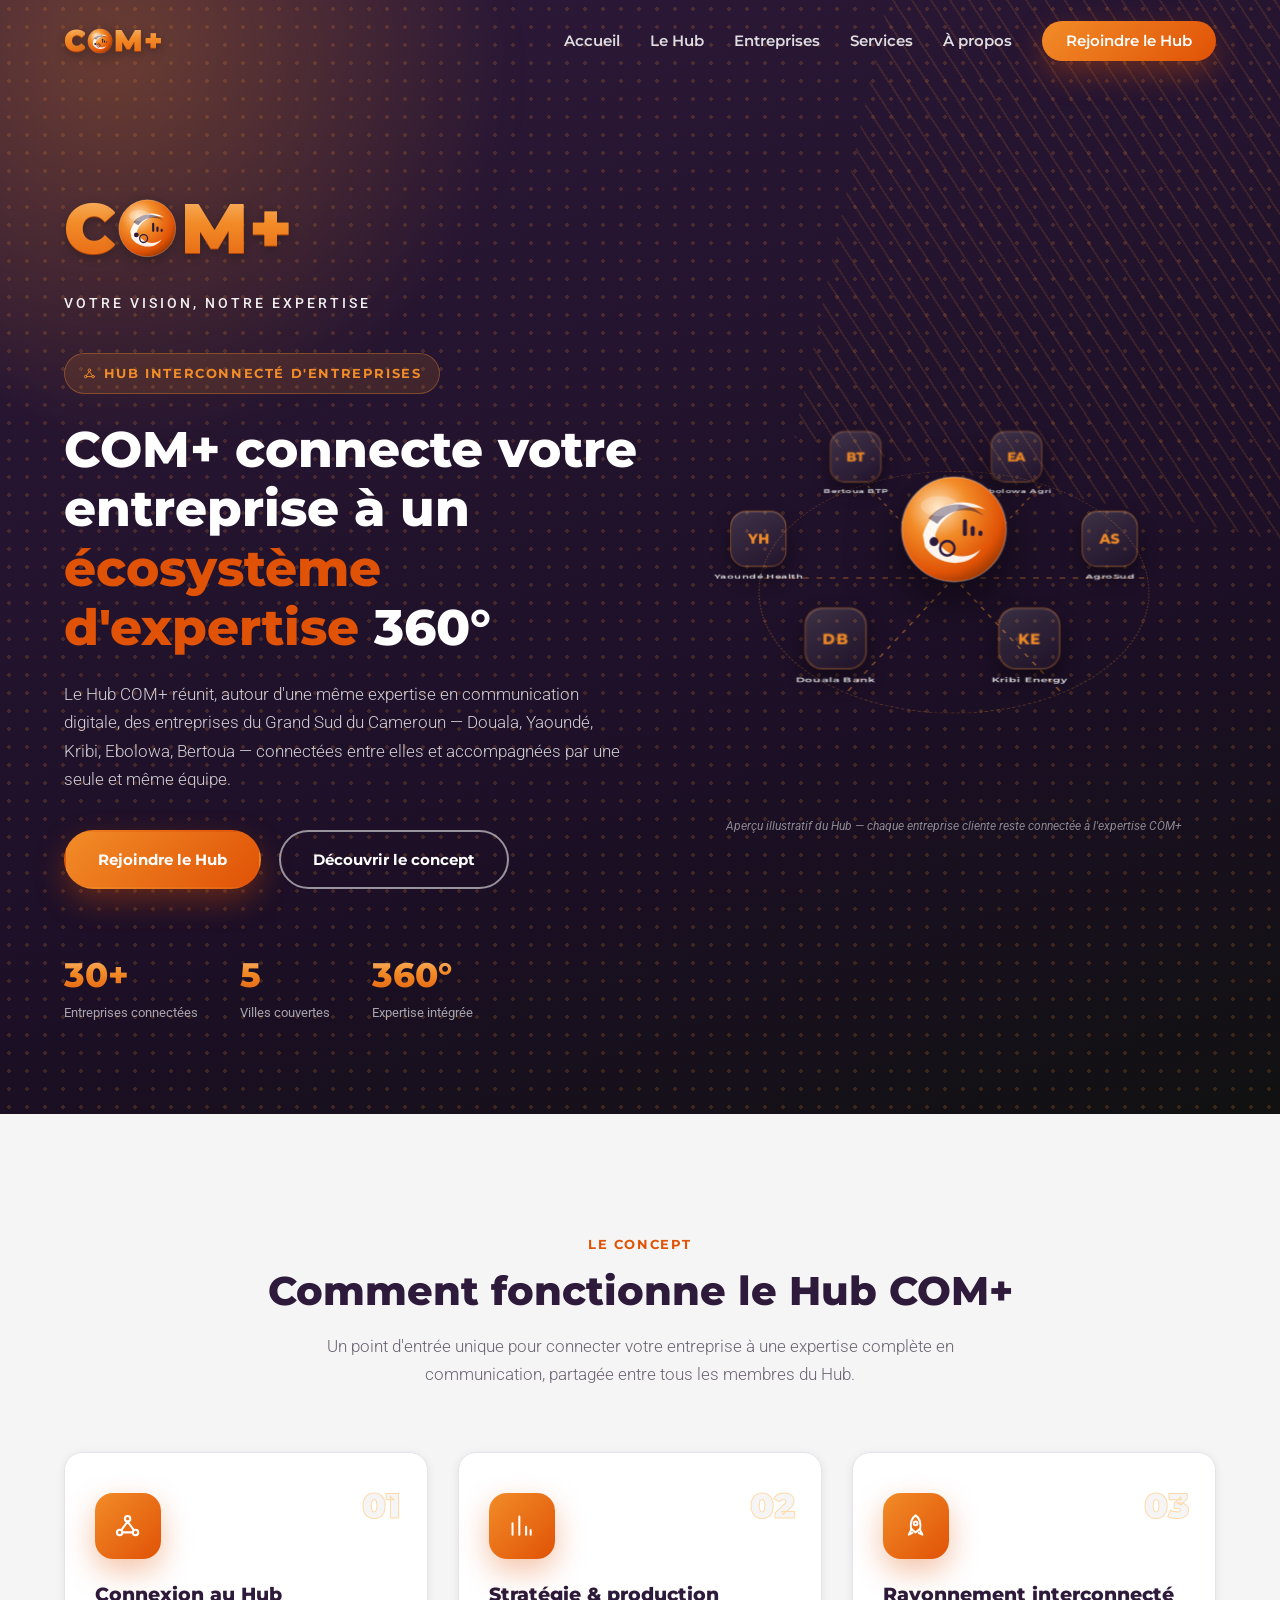
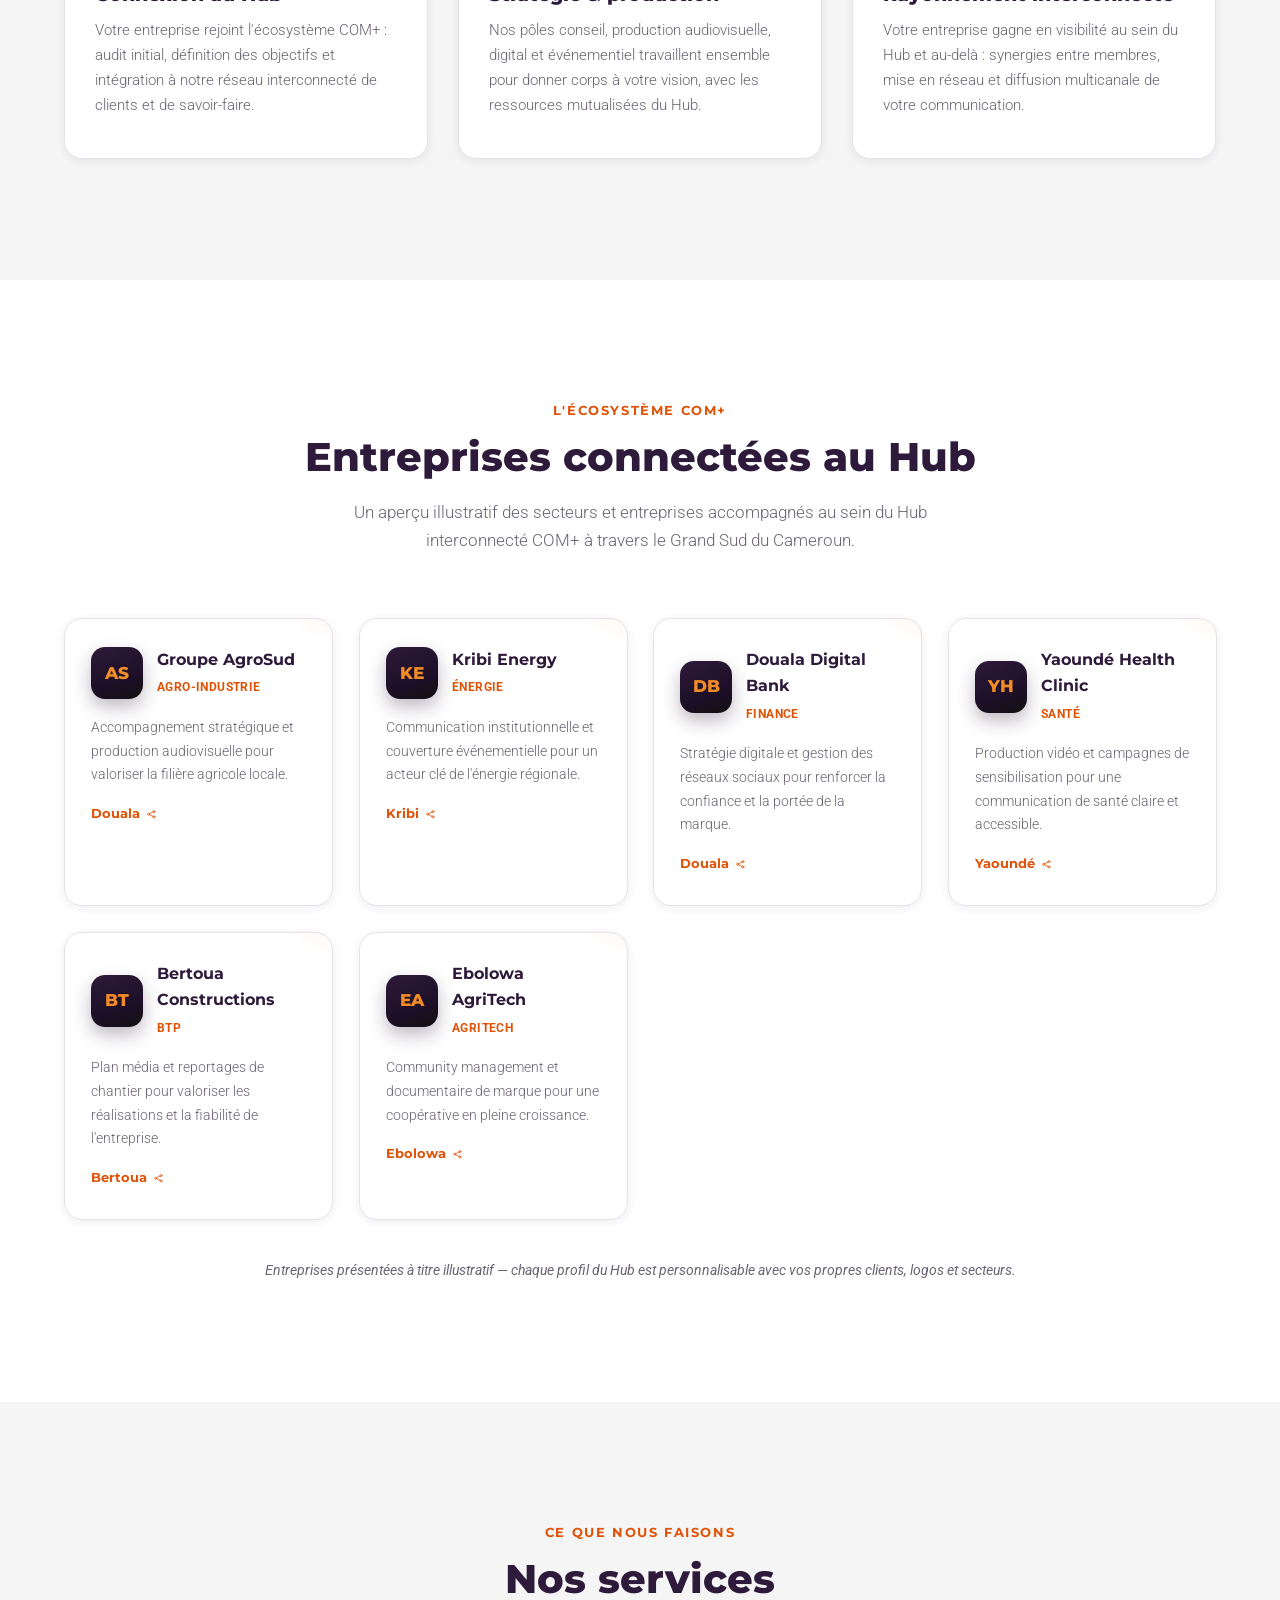
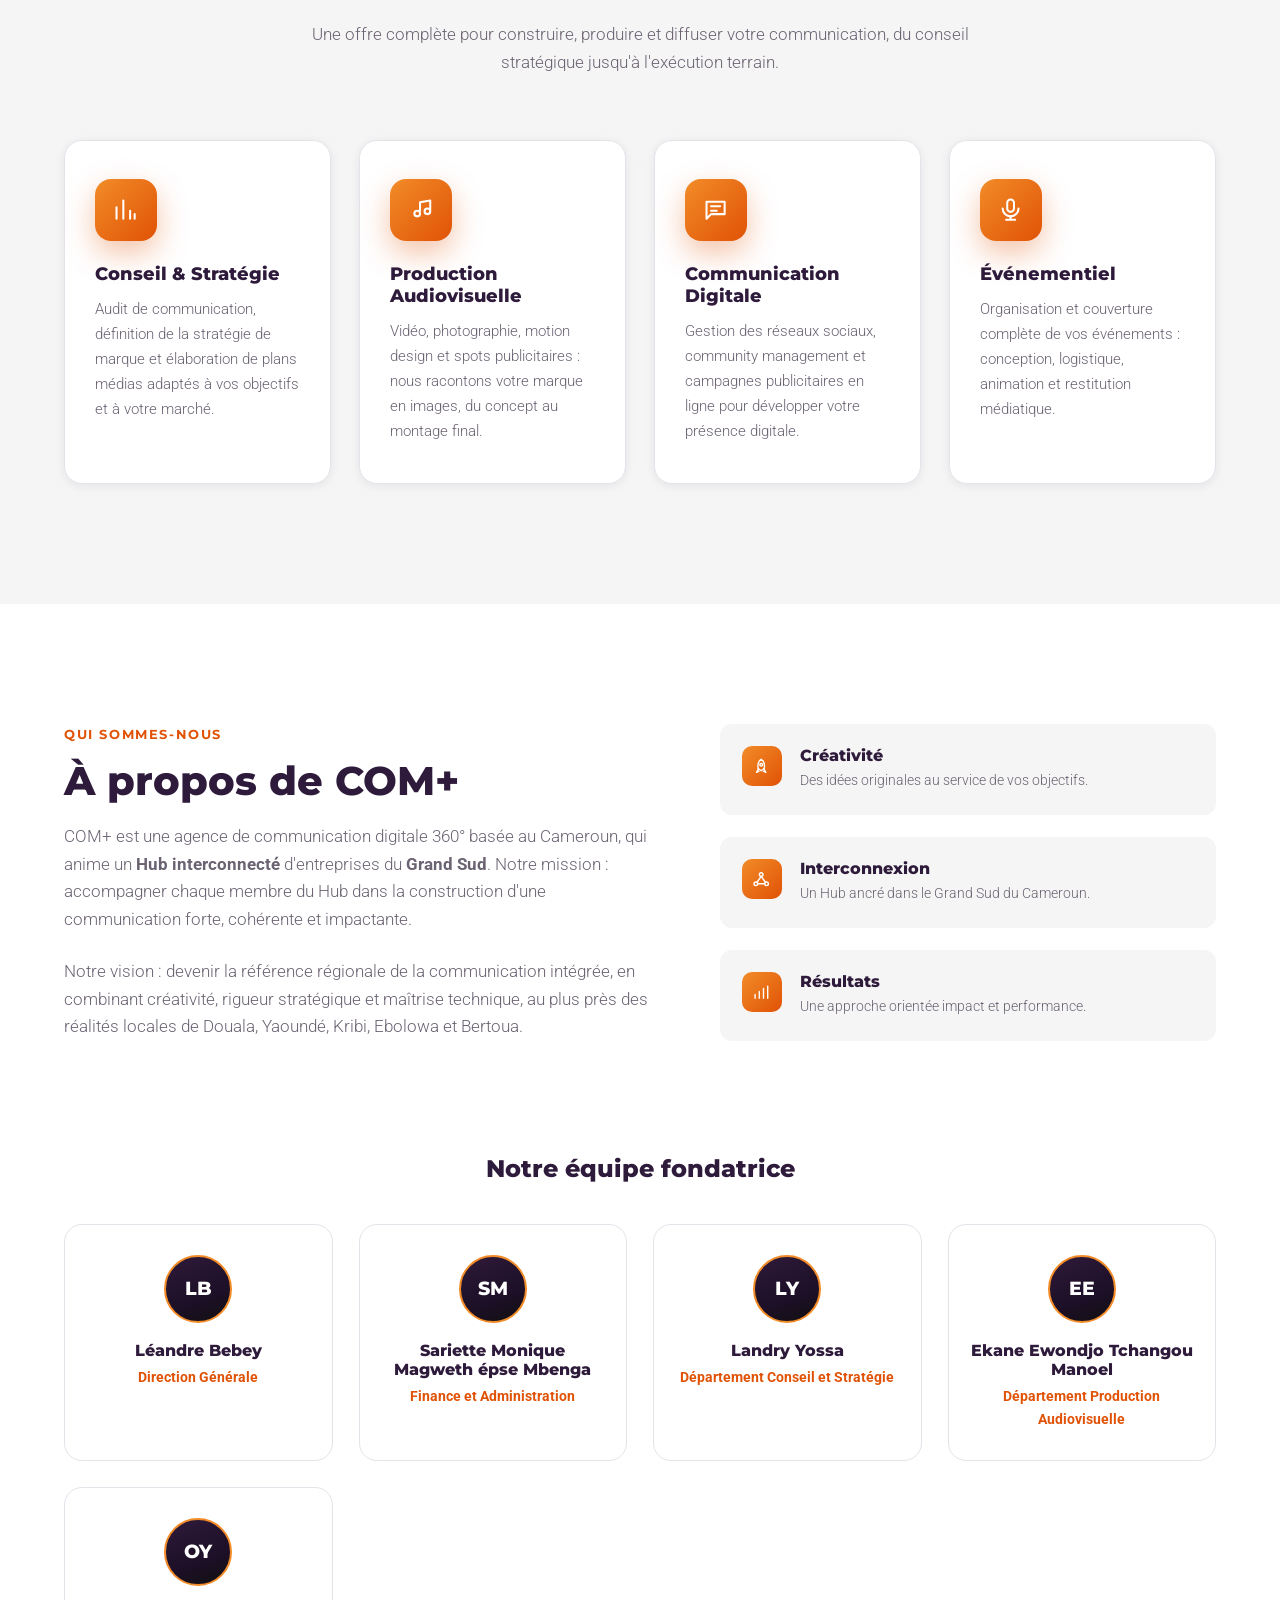
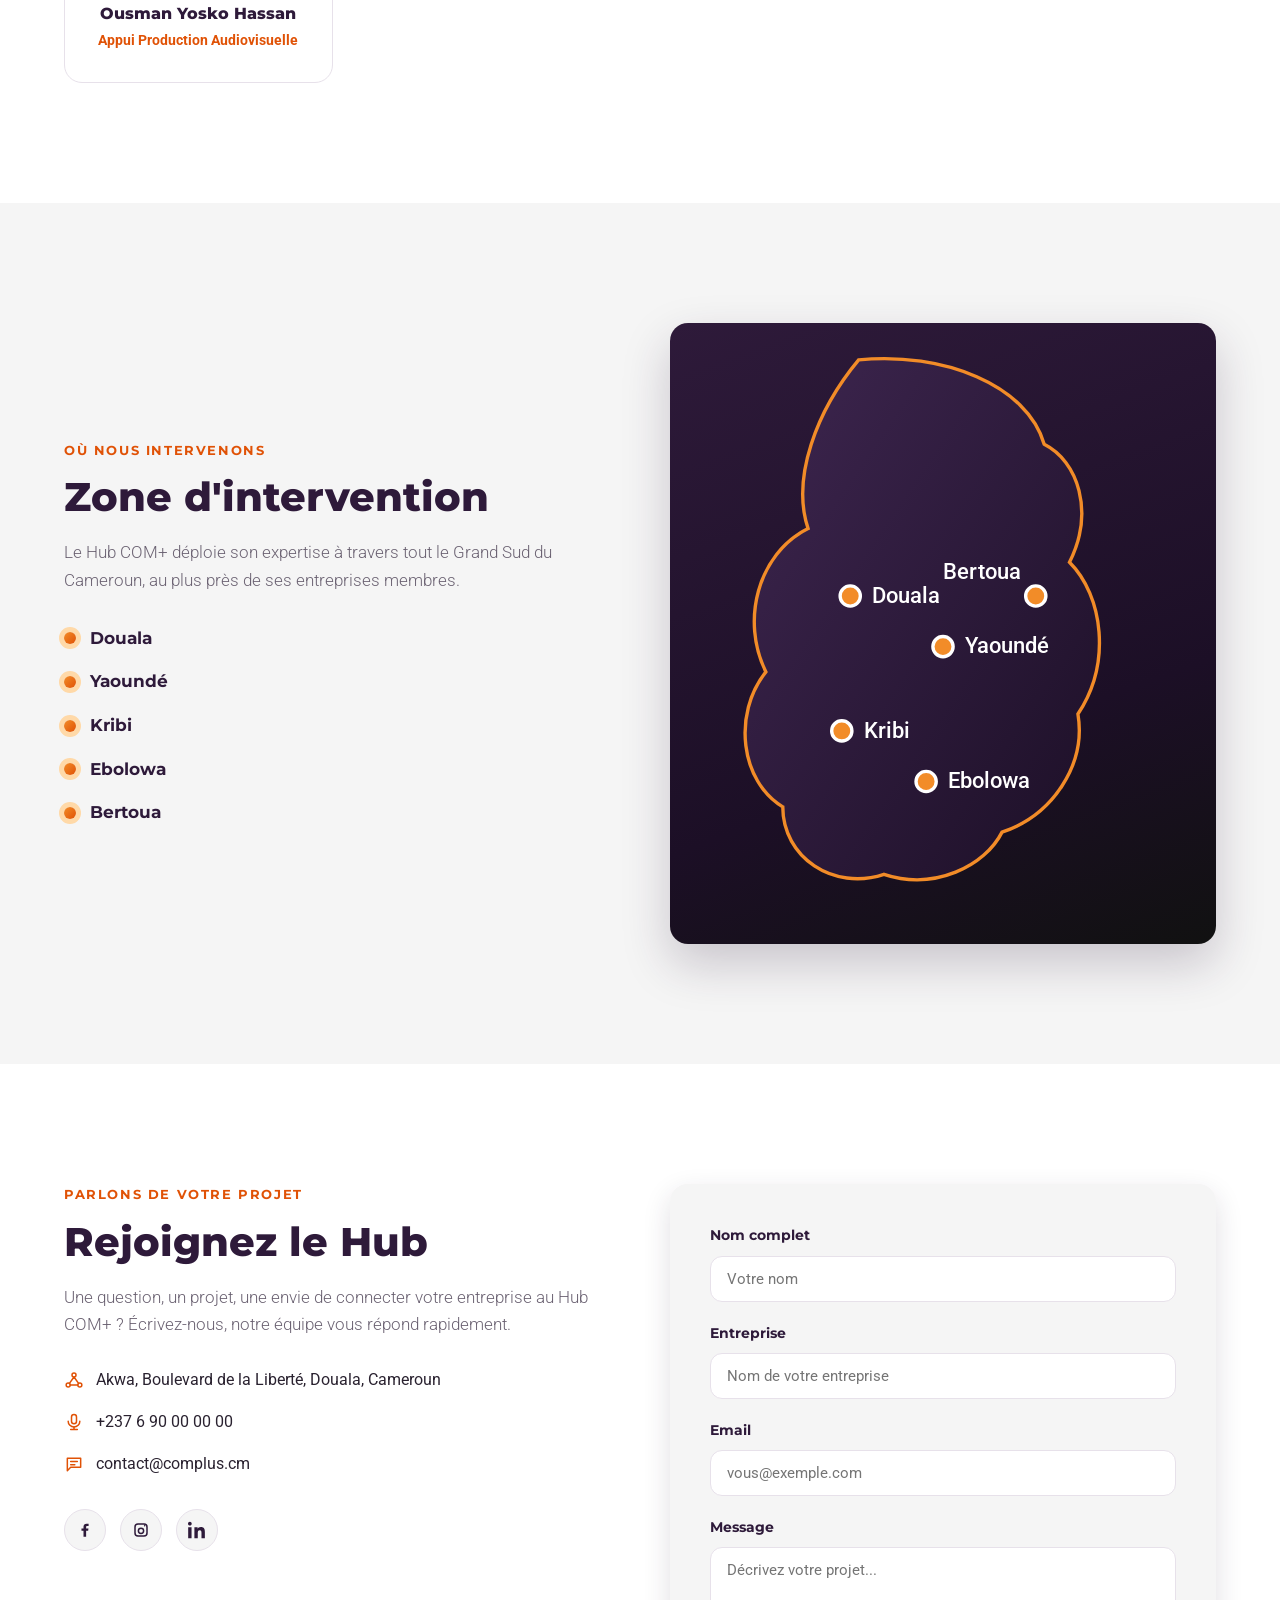
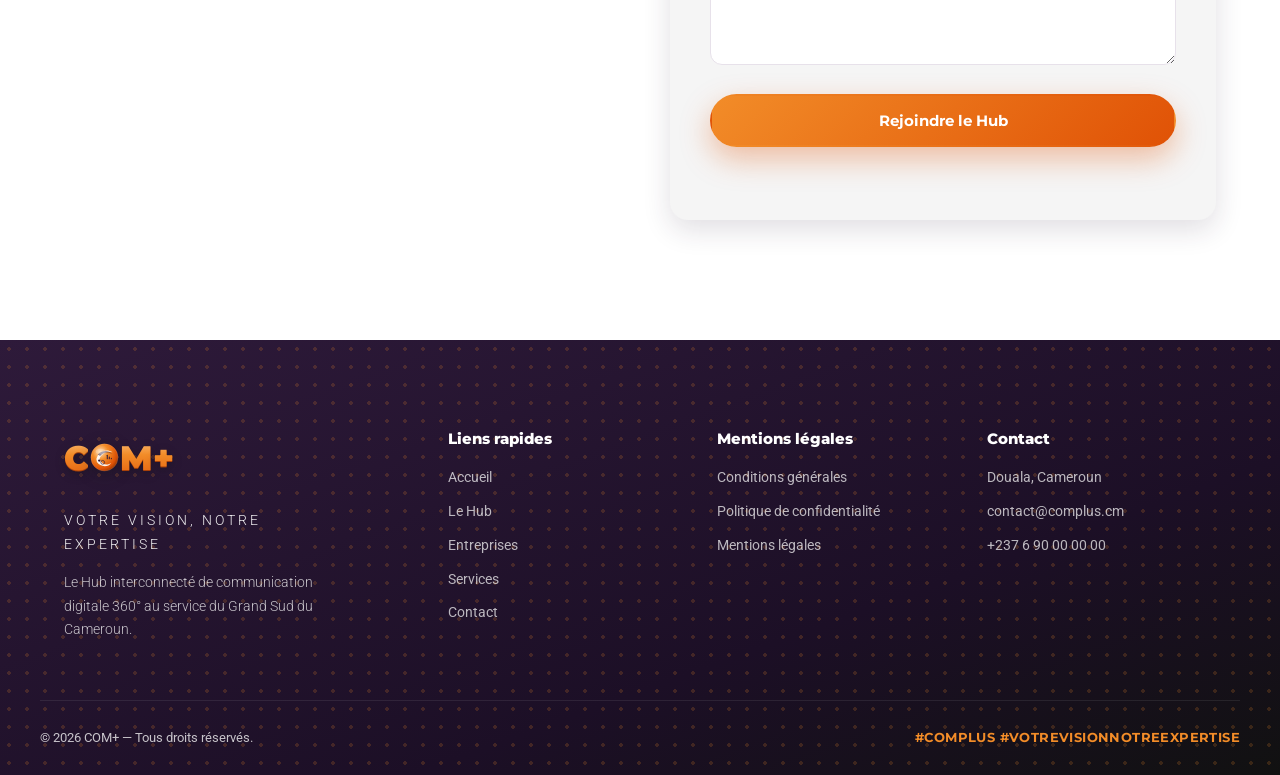
<file: site-vitrine-complus/index.html>
<!DOCTYPE html>
<html lang="fr">
<head>
<meta charset="UTF-8">
<meta name="viewport" content="width=device-width, initial-scale=1.0">
<title>COM+ | Hub interconnecté d'entreprises — Votre vision, notre expertise</title>
<meta name="description" content="COM+ connecte votre entreprise à un hub interconnecté d'expertise en communication digitale 360° : stratégie, production audiovisuelle, digital et événementiel au Cameroun.">

<!-- Google Fonts — Typographies de la charte COM+ -->
<link rel="preconnect" href="https://fonts.googleapis.com">
<link rel="preconnect" href="https://fonts.gstatic.com" crossorigin>
<link href="https://fonts.googleapis.com/css2?family=Montserrat:wght@400;500;600;700;800;900&family=Roboto:wght@300;400;500;700&display=swap" rel="stylesheet">

<link rel="stylesheet" href="style.css">

<!-- Favicon (SVG inline, palette officielle COM+) -->
<link rel="icon" href="data:image/svg+xml,%3Csvg xmlns='http://www.w3.org/2000/svg' viewBox='0 0 100 100'%3E%3Crect width='100' height='100' rx='22' fill='%232E1A3A'/%3E%3Ctext x='50' y='68' font-size='52' font-family='Arial,sans-serif' font-weight='900' fill='%23F28C28' text-anchor='middle'%3EC+%3C/text%3E%3C/svg%3E">
</head>
<body>

<!-- ============ DEFINITIONS SVG (logo, icônes, dégradés — non affichées) ============ -->
<svg width="0" height="0" style="position:absolute" aria-hidden="true" focusable="false">
  <defs>
    <radialGradient id="orbGrad" cx="35%" cy="30%" r="75%">
      <stop offset="0%" stop-color="#FFE3BE"/>
      <stop offset="38%" stop-color="#F28C28"/>
      <stop offset="82%" stop-color="#E05206"/>
      <stop offset="100%" stop-color="#9E3A03"/>
    </radialGradient>

    <!-- Emblème du "O" — inspiré du ruban / feuille de la charte graphique COM+ -->
    <symbol id="emblem-o" viewBox="0 0 100 100">
      <circle cx="50" cy="50" r="47" fill="url(#orbGrad)"/>
      <circle cx="50" cy="50" r="47" fill="none" stroke="#FFFFFF" stroke-opacity="0.25" stroke-width="1.5"/>
      <path d="M22,55 C30,28 57,18 78,32 C61,26 40,35 33,55 C39,74 60,80 74,68 C63,86 35,83 24,66 Z" fill="#FFFFFF" opacity="0.92"/>
      <path d="M27,40 C40,24 63,23 77,38 C64,29 45,31 35,45 Z" fill="#2E1A3A" opacity="0.5"/>
      <circle cx="32" cy="61" r="4" fill="#2E1A3A"/>
      <rect x="58" y="41" width="3.6" height="15" rx="1.8" fill="#2E1A3A"/>
      <rect x="65" y="47" width="3.6" height="9" rx="1.8" fill="#2E1A3A"/>
      <rect x="72" y="51" width="3.6" height="5" rx="1.8" fill="#2E1A3A"/>
      <circle cx="44" cy="67" r="6.5" fill="none" stroke="#2E1A3A" stroke-width="2.2"/>
      <ellipse cx="37" cy="29" rx="17" ry="9" fill="#FFFFFF" opacity="0.22"/>
    </symbol>

    <!-- Icônes de la charte graphique -->
    <symbol id="icon-mic" viewBox="0 0 24 24"><path d="M12 14a3 3 0 0 0 3-3V6a3 3 0 0 0-6 0v5a3 3 0 0 0 3 3z"/><path d="M19 11a7 7 0 0 1-14 0"/><path d="M12 18v3M8 21h8"/></symbol>
    <symbol id="icon-bars" viewBox="0 0 24 24"><path d="M4 20v-5M9.5 20V11M15 20V7M20.5 20V4"/></symbol>
    <symbol id="icon-chat" viewBox="0 0 24 24"><path d="M4 5h16v11H8l-4 4V5z"/><path d="M8 9h8M8 13h5"/></symbol>
    <symbol id="icon-share" viewBox="0 0 24 24"><circle cx="6" cy="12" r="2.4"/><circle cx="18" cy="6" r="2.4"/><circle cx="18" cy="18" r="2.4"/><path d="M8.1 10.8 15.9 7M8.1 13.2l7.8 3.8"/></symbol>
    <symbol id="icon-cloud" viewBox="0 0 24 24"><path d="M7 18h10a4 4 0 0 0 0-8 5.5 5.5 0 0 0-10.7 1.6A3.5 3.5 0 0 0 7 18z"/><path d="M12 12v6M9.5 15.5 12 13l2.5 2.5"/></symbol>
    <symbol id="icon-music" viewBox="0 0 24 24"><path d="M9 18a2.5 2.5 0 1 1 0-5 2.5 2.5 0 0 1 0 5z"/><path d="M18 16a2.5 2.5 0 1 1 0-5 2.5 2.5 0 0 1 0 5z"/><path d="M11.5 13V5.5L20.5 4v8.5"/></symbol>
    <symbol id="icon-strategy" viewBox="0 0 24 24"><path d="M4 20V10M10 20V4M16 20v-7M20 20v-4"/></symbol>
    <symbol id="icon-network" viewBox="0 0 24 24"><circle cx="12" cy="6" r="2.4"/><circle cx="5" cy="18" r="2.4"/><circle cx="19" cy="18" r="2.4"/><path d="M12 8.4 6.5 16M12 8.4 17.5 16M7.4 18h9.2"/></symbol>
    <symbol id="icon-rocket" viewBox="0 0 24 24"><path d="M12 3c3 2 5 6 4 12l-4 3-4-3c-1-6 1-10 4-12z"/><circle cx="12" cy="10" r="1.7"/><path d="M8.5 15 6 20l3.2-1.6M15.5 15 18 20l-3.2-1.6"/></symbol>
  </defs>
</svg>

<!-- ============ HEADER / NAVIGATION ============ -->
<header class="site-header" id="header">
  <div class="container header-inner">
    <a href="#accueil" class="logo logo--header" aria-label="COM+ — Accueil">
      <span class="logo-word">
        <span class="logo-letter">C</span><svg class="logo-o" aria-hidden="true"><use href="#emblem-o"></use></svg><span class="logo-letter">M</span><span class="logo-plus">+</span>
      </span>
    </a>

    <nav class="nav" id="nav">
      <ul class="nav-list">
        <li><a href="#accueil" class="nav-link">Accueil</a></li>
        <li><a href="#hub" class="nav-link">Le Hub</a></li>
        <li><a href="#entreprises" class="nav-link">Entreprises</a></li>
        <li><a href="#services" class="nav-link">Services</a></li>
        <li><a href="#apropos" class="nav-link">À propos</a></li>
        <li><a href="#contact" class="nav-link nav-cta">Rejoindre le Hub</a></li>
      </ul>
    </nav>

    <button class="burger" id="burger" aria-label="Ouvrir le menu" aria-expanded="false" aria-controls="nav">
      <span></span><span></span><span></span>
    </button>
  </div>
</header>

<main>

  <!-- ============ HERO ============ -->
  <section class="hero" id="accueil">
    <div class="hero-glow" aria-hidden="true"></div>
    <div class="bg-dots on-dark" style="inset:0" aria-hidden="true"></div>
    <div class="bg-stripes" aria-hidden="true"></div>

    <div class="container hero-inner">
      <div class="fade-in">
        <div class="hero-brand logo-lockup" style="align-items:flex-start">
          <a href="#accueil" class="logo logo--hero" aria-label="COM+">
            <span class="logo-word">
              <span class="logo-letter">C</span><svg class="logo-o" aria-hidden="true"><use href="#emblem-o"></use></svg><span class="logo-letter">M</span><span class="logo-plus">+</span>
            </span>
          </a>
          <p class="logo-tagline on-dark" style="text-align:left;margin-top:6px">Votre vision, notre expertise</p>
        </div>

        <p class="eyebrow"><svg class="icon"><use href="#icon-network"></use></svg> Hub interconnecté d'entreprises</p>
        <h1>COM+ connecte votre entreprise à un <span class="text-accent">écosystème d'expertise</span> 360°</h1>
        <p class="hero-sub">
          Le Hub COM+ réunit, autour d'une même expertise en communication digitale, des entreprises
          du Grand Sud du Cameroun — Douala, Yaoundé, Kribi, Ebolowa, Bertoua — connectées entre elles
          et accompagnées par une seule et même équipe.
        </p>

        <div class="hero-actions">
          <a href="#contact" class="btn btn-primary">Rejoindre le Hub</a>
          <a href="#hub" class="btn btn-outline">Découvrir le concept</a>
        </div>

        <div class="hero-stats">
          <div class="stat"><span class="stat-number">30+</span><span class="stat-label">Entreprises connectées</span></div>
          <div class="stat"><span class="stat-number">5</span><span class="stat-label">Villes couvertes</span></div>
          <div class="stat"><span class="stat-number">360°</span><span class="stat-label">Expertise intégrée</span></div>
        </div>
      </div>

      <div class="fade-in">
        <div class="hub-visual" aria-hidden="true">
          <div class="hub-plane">
            <div class="hub-ring"></div>
            <svg class="hub-lines" viewBox="0 0 400 400">
              <line x1="200" y1="200" x2="375" y2="200"></line>
              <line x1="200" y1="200" x2="287.5" y2="351.5"></line>
              <line x1="200" y1="200" x2="112.5" y2="351.5"></line>
              <line x1="200" y1="200" x2="25" y2="200"></line>
              <line x1="200" y1="200" x2="112.5" y2="48.5"></line>
              <line x1="200" y1="200" x2="287.5" y2="48.5"></line>
            </svg>

            <div class="hub-center">
              <svg width="100%" height="100%" aria-hidden="true"><use href="#emblem-o"></use></svg>
            </div>

            <div class="hub-node" style="left:375px;top:200px">
              <div class="hub-node-badge">AS</div>
              <span class="hub-node-label">AgroSud</span>
            </div>
            <div class="hub-node" style="left:287.5px;top:351.5px;animation-delay:.4s">
              <div class="hub-node-badge">KE</div>
              <span class="hub-node-label">Kribi Energy</span>
            </div>
            <div class="hub-node" style="left:112.5px;top:351.5px;animation-delay:.8s">
              <div class="hub-node-badge">DB</div>
              <span class="hub-node-label">Douala Bank</span>
            </div>
            <div class="hub-node" style="left:25px;top:200px;animation-delay:1.2s">
              <div class="hub-node-badge">YH</div>
              <span class="hub-node-label">Yaoundé Health</span>
            </div>
            <div class="hub-node" style="left:112.5px;top:48.5px;animation-delay:1.6s">
              <div class="hub-node-badge">BT</div>
              <span class="hub-node-label">Bertoua BTP</span>
            </div>
            <div class="hub-node" style="left:287.5px;top:48.5px;animation-delay:2s">
              <div class="hub-node-badge">EA</div>
              <span class="hub-node-label">Ebolowa Agri</span>
            </div>
          </div>
        </div>
        <p class="hub-caption">Aperçu illustratif du Hub — chaque entreprise cliente reste connectée à l'expertise COM+</p>
      </div>
    </div>
  </section>

  <!-- ============ CONCEPT DU HUB ============ -->
  <section class="hub-concept" id="hub">
    <div class="container">
      <div class="section-header center fade-in">
        <p class="section-eyebrow">Le concept</p>
        <h2 class="section-title">Comment fonctionne le Hub COM+</h2>
        <p class="section-desc">Un point d'entrée unique pour connecter votre entreprise à une expertise complète en communication, partagée entre tous les membres du Hub.</p>
      </div>

      <div class="steps-grid">
        <article class="step-card fade-in">
          <span class="step-number">01</span>
          <div class="step-icon"><svg class="icon" style="stroke:#fff"><use href="#icon-network"></use></svg></div>
          <h3>Connexion au Hub</h3>
          <p>Votre entreprise rejoint l'écosystème COM+ : audit initial, définition des objectifs et intégration à notre réseau interconnecté de clients et de savoir-faire.</p>
        </article>

        <article class="step-card fade-in">
          <span class="step-number">02</span>
          <div class="step-icon"><svg class="icon" style="stroke:#fff"><use href="#icon-strategy"></use></svg></div>
          <h3>Stratégie &amp; production</h3>
          <p>Nos pôles conseil, production audiovisuelle, digital et événementiel travaillent ensemble pour donner corps à votre vision, avec les ressources mutualisées du Hub.</p>
        </article>

        <article class="step-card fade-in">
          <span class="step-number">03</span>
          <div class="step-icon"><svg class="icon" style="stroke:#fff"><use href="#icon-rocket"></use></svg></div>
          <h3>Rayonnement interconnecté</h3>
          <p>Votre entreprise gagne en visibilité au sein du Hub et au-delà : synergies entre membres, mise en réseau et diffusion multicanale de votre communication.</p>
        </article>
      </div>
    </div>
  </section>

  <!-- ============ ENTREPRISES CONNECTÉES ============ -->
  <section class="companies" id="entreprises">
    <div class="container">
      <div class="section-header center fade-in">
        <p class="section-eyebrow">L'écosystème COM+</p>
        <h2 class="section-title">Entreprises connectées au Hub</h2>
        <p class="section-desc">Un aperçu illustratif des secteurs et entreprises accompagnés au sein du Hub interconnecté COM+ à travers le Grand Sud du Cameroun.</p>
      </div>

      <div class="companies-grid">
        <article class="company-card fade-in tilt">
          <div class="company-top">
            <div class="company-mark">AS</div>
            <div><div class="company-name">Groupe AgroSud</div><span class="company-sector">Agro-industrie</span></div>
          </div>
          <p class="company-desc">Accompagnement stratégique et production audiovisuelle pour valoriser la filière agricole locale.</p>
          <span class="company-link">Douala <svg class="icon" style="width:.8em;height:.8em"><use href="#icon-share"></use></svg></span>
        </article>

        <article class="company-card fade-in tilt">
          <div class="company-top">
            <div class="company-mark">KE</div>
            <div><div class="company-name">Kribi Energy</div><span class="company-sector">Énergie</span></div>
          </div>
          <p class="company-desc">Communication institutionnelle et couverture événementielle pour un acteur clé de l'énergie régionale.</p>
          <span class="company-link">Kribi <svg class="icon" style="width:.8em;height:.8em"><use href="#icon-share"></use></svg></span>
        </article>

        <article class="company-card fade-in tilt">
          <div class="company-top">
            <div class="company-mark">DB</div>
            <div><div class="company-name">Douala Digital Bank</div><span class="company-sector">Finance</span></div>
          </div>
          <p class="company-desc">Stratégie digitale et gestion des réseaux sociaux pour renforcer la confiance et la portée de la marque.</p>
          <span class="company-link">Douala <svg class="icon" style="width:.8em;height:.8em"><use href="#icon-share"></use></svg></span>
        </article>

        <article class="company-card fade-in tilt">
          <div class="company-top">
            <div class="company-mark">YH</div>
            <div><div class="company-name">Yaoundé Health Clinic</div><span class="company-sector">Santé</span></div>
          </div>
          <p class="company-desc">Production vidéo et campagnes de sensibilisation pour une communication de santé claire et accessible.</p>
          <span class="company-link">Yaoundé <svg class="icon" style="width:.8em;height:.8em"><use href="#icon-share"></use></svg></span>
        </article>

        <article class="company-card fade-in tilt">
          <div class="company-top">
            <div class="company-mark">BT</div>
            <div><div class="company-name">Bertoua Constructions</div><span class="company-sector">BTP</span></div>
          </div>
          <p class="company-desc">Plan média et reportages de chantier pour valoriser les réalisations et la fiabilité de l'entreprise.</p>
          <span class="company-link">Bertoua <svg class="icon" style="width:.8em;height:.8em"><use href="#icon-share"></use></svg></span>
        </article>

        <article class="company-card fade-in tilt">
          <div class="company-top">
            <div class="company-mark">EA</div>
            <div><div class="company-name">Ebolowa AgriTech</div><span class="company-sector">AgriTech</span></div>
          </div>
          <p class="company-desc">Community management et documentaire de marque pour une coopérative en pleine croissance.</p>
          <span class="company-link">Ebolowa <svg class="icon" style="width:.8em;height:.8em"><use href="#icon-share"></use></svg></span>
        </article>
      </div>

      <p class="companies-note">Entreprises présentées à titre illustratif — chaque profil du Hub est personnalisable avec vos propres clients, logos et secteurs.</p>
    </div>
  </section>

  <!-- ============ SERVICES ============ -->
  <section class="services" id="services">
    <div class="container">
      <div class="section-header center fade-in">
        <p class="section-eyebrow">Ce que nous faisons</p>
        <h2 class="section-title">Nos services</h2>
        <p class="section-desc">Une offre complète pour construire, produire et diffuser votre communication, du conseil stratégique jusqu'à l'exécution terrain.</p>
      </div>

      <div class="cards-grid">
        <article class="card fade-in tilt">
          <div class="card-icon"><svg class="icon"><use href="#icon-strategy"></use></svg></div>
          <h3>Conseil &amp; Stratégie</h3>
          <p>Audit de communication, définition de la stratégie de marque et élaboration de plans médias adaptés à vos objectifs et à votre marché.</p>
        </article>

        <article class="card fade-in tilt">
          <div class="card-icon"><svg class="icon"><use href="#icon-music"></use></svg></div>
          <h3>Production Audiovisuelle</h3>
          <p>Vidéo, photographie, motion design et spots publicitaires : nous racontons votre marque en images, du concept au montage final.</p>
        </article>

        <article class="card fade-in tilt">
          <div class="card-icon"><svg class="icon"><use href="#icon-chat"></use></svg></div>
          <h3>Communication Digitale</h3>
          <p>Gestion des réseaux sociaux, community management et campagnes publicitaires en ligne pour développer votre présence digitale.</p>
        </article>

        <article class="card fade-in tilt">
          <div class="card-icon"><svg class="icon"><use href="#icon-mic"></use></svg></div>
          <h3>Événementiel</h3>
          <p>Organisation et couverture complète de vos événements : conception, logistique, animation et restitution médiatique.</p>
        </article>
      </div>
    </div>
  </section>

  <!-- ============ À PROPOS ============ -->
  <section class="about" id="apropos">
    <div class="container">
      <div class="about-intro">
        <div class="fade-in">
          <p class="section-eyebrow">Qui sommes-nous</p>
          <h2 class="section-title">À propos de COM+</h2>
          <p class="section-desc left">
            COM+ est une agence de communication digitale 360° basée au Cameroun, qui anime un
            <strong>Hub interconnecté</strong> d'entreprises du <strong>Grand Sud</strong>. Notre mission :
            accompagner chaque membre du Hub dans la construction d'une communication forte, cohérente et impactante.
          </p>
          <p class="section-desc left">
            Notre vision : devenir la référence régionale de la communication intégrée, en combinant
            créativité, rigueur stratégique et maîtrise technique, au plus près des réalités locales de
            Douala, Yaoundé, Kribi, Ebolowa et Bertoua.
          </p>
        </div>

        <div class="about-values fade-in">
          <div class="value-item">
            <span class="value-icon"><svg class="icon" style="stroke:#fff"><use href="#icon-rocket"></use></svg></span>
            <div><h4>Créativité</h4><p>Des idées originales au service de vos objectifs.</p></div>
          </div>
          <div class="value-item">
            <span class="value-icon"><svg class="icon" style="stroke:#fff"><use href="#icon-network"></use></svg></span>
            <div><h4>Interconnexion</h4><p>Un Hub ancré dans le Grand Sud du Cameroun.</p></div>
          </div>
          <div class="value-item">
            <span class="value-icon"><svg class="icon" style="stroke:#fff"><use href="#icon-bars"></use></svg></span>
            <div><h4>Résultats</h4><p>Une approche orientée impact et performance.</p></div>
          </div>
        </div>
      </div>

      <h3 class="team-title fade-in">Notre équipe fondatrice</h3>
      <div class="team-grid">
        <article class="team-card fade-in">
          <div class="team-avatar">LB</div>
          <h4>Léandre Bebey</h4>
          <p class="team-role">Direction Générale</p>
        </article>

        <article class="team-card fade-in">
          <div class="team-avatar">SM</div>
          <h4>Sariette Monique Magweth épse Mbenga</h4>
          <p class="team-role">Finance et Administration</p>
        </article>

        <article class="team-card fade-in">
          <div class="team-avatar">LY</div>
          <h4>Landry Yossa</h4>
          <p class="team-role">Département Conseil et Stratégie</p>
        </article>

        <article class="team-card fade-in">
          <div class="team-avatar">EE</div>
          <h4>Ekane Ewondjo Tchangou Manoel</h4>
          <p class="team-role">Département Production Audiovisuelle</p>
        </article>

        <article class="team-card fade-in">
          <div class="team-avatar">OY</div>
          <h4>Ousman Yosko Hassan</h4>
          <p class="team-role">Appui Production Audiovisuelle</p>
        </article>
      </div>
    </div>
  </section>

  <!-- ============ ZONE D'INTERVENTION ============ -->
  <section class="zone" id="zone">
    <div class="container zone-inner">
      <div class="fade-in">
        <p class="section-eyebrow">Où nous intervenons</p>
        <h2 class="section-title">Zone d'intervention</h2>
        <p class="section-desc left">
          Le Hub COM+ déploie son expertise à travers tout le Grand Sud du Cameroun, au plus près de ses entreprises membres.
        </p>
        <ul class="city-list">
          <li><span class="city-dot"></span>Douala</li>
          <li><span class="city-dot"></span>Yaoundé</li>
          <li><span class="city-dot"></span>Kribi</li>
          <li><span class="city-dot"></span>Ebolowa</li>
          <li><span class="city-dot"></span>Bertoua</li>
        </ul>
      </div>

      <div class="map-card fade-in" aria-hidden="true">
        <svg viewBox="0 0 300 340" class="map-svg" role="img" aria-label="Carte stylisée du Grand Sud Cameroun">
          <path d="M100 10 C 150 5, 200 25, 210 60 C 230 70, 240 100, 225 130
                   C 245 150, 250 190, 230 220 C 235 250, 215 280, 185 290
                   C 175 310, 145 325, 115 315 C 85 325, 55 305, 55 275
                   C 30 260, 25 220, 45 195 C 30 165, 40 125, 70 110
                   C 60 80, 75 40, 100 10 Z"
                fill="url(#mapGradient)" stroke="#F28C28" stroke-width="2"/>
          <defs>
            <linearGradient id="mapGradient" x1="0" y1="0" x2="1" y2="1">
              <stop offset="0%" stop-color="#3E2650"/>
              <stop offset="100%" stop-color="#1c0f26"/>
            </linearGradient>
          </defs>

          <!-- Villes (positions stylisées, non géographiquement exactes) -->
          <g class="map-point" style="--d:0s"><circle cx="95" cy="150" r="6"/><text x="108" y="154">Douala</text></g>
          <g class="map-point" style="--d:.15s"><circle cx="150" cy="180" r="6"/><text x="163" y="184">Yaoundé</text></g>
          <g class="map-point" style="--d:.3s"><circle cx="90" cy="230" r="6"/><text x="103" y="234">Kribi</text></g>
          <g class="map-point" style="--d:.45s"><circle cx="140" cy="260" r="6"/><text x="153" y="264">Ebolowa</text></g>
          <g class="map-point" style="--d:.6s"><circle cx="205" cy="150" r="6"/><text x="150" y="140">Bertoua</text></g>
        </svg>
      </div>
    </div>
  </section>

  <!-- ============ CONTACT ============ -->
  <section class="contact" id="contact">
    <div class="container contact-inner">
      <div class="fade-in">
        <p class="section-eyebrow">Parlons de votre projet</p>
        <h2 class="section-title">Rejoignez le Hub</h2>
        <p class="section-desc left">Une question, un projet, une envie de connecter votre entreprise au Hub COM+ ? Écrivez-nous, notre équipe vous répond rapidement.</p>

        <ul class="contact-info">
          <li><svg class="contact-icon icon"><use href="#icon-network"></use></svg> Akwa, Boulevard de la Liberté, Douala, Cameroun</li>
          <li><svg class="contact-icon icon"><use href="#icon-mic"></use></svg> +237 6 90 00 00 00</li>
          <li><svg class="contact-icon icon"><use href="#icon-chat"></use></svg> contact@complus.cm</li>
        </ul>

        <div class="socials">
          <a href="#" class="social-link" aria-label="Facebook">
            <svg viewBox="0 0 24 24"><path d="M13.5 21v-8h2.7l.4-3.1h-3.1V8c0-.9.25-1.5 1.6-1.5h1.7V3.7C15.9 3.6 15 3.5 14 3.5c-2.4 0-4 1.5-4 4.1v2.3H7.3V13H10v8h3.5z"/></svg>
          </a>
          <a href="#" class="social-link" aria-label="Instagram">
            <svg viewBox="0 0 24 24"><path d="M8 3h8a5 5 0 0 1 5 5v8a5 5 0 0 1-5 5H8a5 5 0 0 1-5-5V8a5 5 0 0 1 5-5zm0 2a3 3 0 0 0-3 3v8a3 3 0 0 0 3 3h8a3 3 0 0 0 3-3V8a3 3 0 0 0-3-3H8zm4 3.5A4.5 4.5 0 1 1 7.5 13 4.5 4.5 0 0 1 12 8.5zm0 2A2.5 2.5 0 1 0 14.5 13 2.5 2.5 0 0 0 12 10.5zM17.8 6.2a1 1 0 1 1-1-1 1 1 0 0 1 1 1z"/></svg>
          </a>
          <a href="#" class="social-link" aria-label="LinkedIn">
            <svg viewBox="0 0 24 24"><path d="M4.98 3.5C4.98 4.9 3.9 6 2.5 6S0 4.9 0 3.5 1.1 1 2.5 1s2.48 1.1 2.48 2.5zM.24 8.25h4.5V23h-4.5V8.25zM8.5 8.25h4.31v2.02h.06c.6-1.1 2.06-2.26 4.24-2.26 4.53 0 5.37 2.87 5.37 6.6V23h-4.5v-6.9c0-1.65-.03-3.77-2.3-3.77-2.3 0-2.65 1.8-2.65 3.65V23h-4.5V8.25z"/></svg>
          </a>
        </div>
      </div>

      <form class="contact-form fade-in" id="contactForm" novalidate>
        <div class="form-group">
          <label for="name">Nom complet</label>
          <input type="text" id="name" name="name" placeholder="Votre nom" required>
        </div>
        <div class="form-group">
          <label for="company">Entreprise</label>
          <input type="text" id="company" name="company" placeholder="Nom de votre entreprise">
        </div>
        <div class="form-group">
          <label for="email">Email</label>
          <input type="email" id="email" name="email" placeholder="vous@exemple.com" required>
        </div>
        <div class="form-group">
          <label for="message">Message</label>
          <textarea id="message" name="message" rows="5" placeholder="Décrivez votre projet..." required></textarea>
        </div>
        <button type="submit" class="btn btn-primary btn-block">Rejoindre le Hub</button>
        <p class="form-confirmation" id="formConfirmation" role="status" aria-live="polite"></p>
      </form>
    </div>
  </section>

</main>

<!-- ============ FOOTER ============ -->
<footer class="site-footer">
  <div class="bg-dots on-dark" style="inset:0" aria-hidden="true"></div>
  <div class="container footer-grid">
    <div class="footer-brand">
      <a href="#accueil" class="logo logo--footer footer-logo" aria-label="COM+">
        <span class="logo-word">
          <span class="logo-letter">C</span><svg class="logo-o" aria-hidden="true"><use href="#emblem-o"></use></svg><span class="logo-letter">M</span><span class="logo-plus">+</span>
        </span>
      </a>
      <p class="logo-tagline on-dark" style="text-align:left;margin-bottom:14px">Votre vision, notre expertise</p>
      <p>Le Hub interconnecté de communication digitale 360° au service du Grand Sud du Cameroun.</p>
    </div>

    <div class="footer-links">
      <h5>Liens rapides</h5>
      <ul>
        <li><a href="#accueil">Accueil</a></li>
        <li><a href="#hub">Le Hub</a></li>
        <li><a href="#entreprises">Entreprises</a></li>
        <li><a href="#services">Services</a></li>
        <li><a href="#contact">Contact</a></li>
      </ul>
    </div>

    <div class="footer-links">
      <h5>Mentions légales</h5>
      <ul>
        <li><a href="#">Conditions générales</a></li>
        <li><a href="#">Politique de confidentialité</a></li>
        <li><a href="#">Mentions légales</a></li>
      </ul>
    </div>

    <div class="footer-links">
      <h5>Contact</h5>
      <ul>
        <li>Douala, Cameroun</li>
        <li>contact@complus.cm</li>
        <li>+237 6 90 00 00 00</li>
      </ul>
    </div>
  </div>

  <div class="container footer-bottom">
    <p>&copy; <span id="year"></span> COM+ — Tous droits réservés.</p>
    <p class="footer-hashtags">#COMPLUS #VOTREVISIONNOTREEXPERTISE</p>
  </div>
</footer>

<button id="backToTop" class="back-to-top" aria-label="Retour en haut">↑</button>

<script src="script.js"></script>
</body>
</html>
</file>
<file: site-vitrine-complus/style.css>
/* ==========================================================================
   COM+ — Hub interconnecté d'entreprises
   Feuille de styles — conforme à la charte graphique COM+
   Palette : #F28C28 / #E05206 / #2E1A3A / #111111 / #F5F5F5
   Typo : Montserrat (titres) / Roboto (texte)
   ========================================================================== */

:root {
  /* ---- Palette officielle (charte graphique COM+) ---- */
  --c-orange:        #F28C28;
  --c-orange-dark:   #E05206;
  --c-orange-light:  #FFD9A8;
  --c-purple:        #2E1A3A;
  --c-purple-alt:    #3E2650;
  --c-black:         #111111;
  --c-offwhite:      #F5F5F5;
  --c-white:         #FFFFFF;

  --c-text:          #2A2230;
  --c-text-muted:    #6B6272;
  --c-border:        #E7E1EA;

  /* ---- Typographies (charte) ---- */
  --font-primary:   'Montserrat', Arial, sans-serif;   /* Titres */
  --font-secondary: 'Roboto', Arial, sans-serif;       /* Texte courant */

  --grad-orange: linear-gradient(135deg, var(--c-orange) 0%, var(--c-orange-dark) 100%);
  --grad-letter: linear-gradient(180deg, #FFD9A8 0%, var(--c-orange) 45%, var(--c-orange-dark) 100%);
  --grad-purple: linear-gradient(160deg, var(--c-purple) 0%, #1c0f26 65%, var(--c-black) 100%);

  --shadow-sm: 0 2px 10px rgba(46, 26, 58, 0.08);
  --shadow-md: 0 10px 28px rgba(46, 26, 58, 0.14);
  --shadow-lg: 0 20px 48px rgba(46, 26, 58, 0.22);
  --shadow-orange: 0 12px 30px rgba(224, 82, 6, 0.35);

  --radius: 18px;
  --radius-sm: 12px;
  --container-width: 1200px;
}

/* ---------- Reset ---------- */
* { margin: 0; padding: 0; box-sizing: border-box; }
html { scroll-behavior: smooth; }

body {
  font-family: var(--font-secondary);
  color: var(--c-text);
  background: var(--c-white);
  line-height: 1.65;
  overflow-x: hidden;
}

img { max-width: 100%; display: block; }
a { text-decoration: none; color: inherit; }
ul { list-style: none; }
button { font-family: inherit; }

h1, h2, h3, h4, h5 {
  font-family: var(--font-primary);
  color: var(--c-purple);
  line-height: 1.2;
  font-weight: 800;
}

.container {
  width: 100%;
  max-width: var(--container-width);
  margin: 0 auto;
  padding: 0 24px;
}

.text-accent { color: var(--c-orange-dark); }

@media (prefers-reduced-motion: reduce) {
  *, *::before, *::after { animation-duration: 0.01ms !important; animation-iteration-count: 1 !important; transition-duration: 0.01ms !important; }
}

/* ==========================================================================
   Motifs de la charte : grille de points / rayures diagonales / feuille
   ========================================================================== */
.bg-dots {
  position: absolute;
  inset: auto;
  background-image: radial-gradient(var(--c-purple) 1.6px, transparent 1.6px);
  background-size: 18px 18px;
  opacity: 0.12;
  pointer-events: none;
}

.bg-dots.on-dark { background-image: radial-gradient(var(--c-orange) 1.6px, transparent 1.6px); opacity: 0.18; }

.bg-stripes {
  position: absolute;
  inset: auto;
  background-image: repeating-linear-gradient(45deg, var(--c-orange) 0, var(--c-orange) 2px, transparent 2px, transparent 16px);
  opacity: 0.12;
  pointer-events: none;
}

.leaf-shape {
  position: absolute;
  filter: drop-shadow(0 10px 18px rgba(224, 82, 6, 0.25));
  pointer-events: none;
}

/* ==========================================================================
   Icônes (jeu d'icônes de la charte : micro, signal, chat, partage, cloud, note)
   ========================================================================== */
.icon {
  width: 1em;
  height: 1em;
  fill: none;
  stroke: currentColor;
  stroke-width: 1.8;
  stroke-linecap: round;
  stroke-linejoin: round;
  display: block;
}

/* ==========================================================================
   Logo COM+
   ========================================================================== */
.logo {
  display: inline-flex;
  align-items: center;
  gap: 2px;
}

.logo-word {
  display: inline-flex;
  align-items: center;
  gap: 0.02em;
}

.logo-letter {
  font-family: var(--font-primary);
  font-weight: 900;
  background: var(--grad-letter);
  -webkit-background-clip: text;
  background-clip: text;
  color: transparent;
  filter: drop-shadow(0 1px 0 #a8420a) drop-shadow(0 3px 5px rgba(17, 17, 17, 0.35));
  letter-spacing: -0.02em;
}

.logo-plus {
  font-family: var(--font-primary);
  font-weight: 900;
  background: var(--grad-letter);
  -webkit-background-clip: text;
  background-clip: text;
  color: transparent;
  filter: drop-shadow(0 1px 0 #a8420a) drop-shadow(0 3px 5px rgba(17, 17, 17, 0.35));
  margin-left: 0.02em;
}

.logo-o {
  width: 0.86em;
  height: 0.86em;
  margin: 0 0.02em;
  filter: drop-shadow(0 3px 8px rgba(17, 17, 17, 0.45));
  flex-shrink: 0;
}

.logo--header { font-size: 1.9rem; }
.logo--footer { font-size: 2.1rem; }
.logo--hero { font-size: 4.4rem; }

.logo-tagline {
  font-family: var(--font-secondary);
  font-weight: 500;
  letter-spacing: 3px;
  text-transform: uppercase;
  text-align: center;
  color: var(--c-purple);
  font-size: 0.85rem;
  margin-top: 10px;
}

.logo-tagline.on-dark { color: var(--c-white); opacity: 0.92; }

.logo-lockup {
  display: flex;
  flex-direction: column;
  align-items: center;
}

/* ---------- Boutons ---------- */
.btn {
  display: inline-flex;
  align-items: center;
  gap: 10px;
  font-family: var(--font-primary);
  font-weight: 700;
  font-size: 0.95rem;
  padding: 15px 32px;
  border-radius: 50px;
  border: 2px solid transparent;
  cursor: pointer;
  transition: transform 0.25s ease, box-shadow 0.25s ease, background 0.25s ease, color 0.25s ease;
}

.btn-primary {
  background: var(--grad-orange);
  color: var(--c-white);
  box-shadow: var(--shadow-orange);
}

.btn-primary:hover { transform: translateY(-3px) scale(1.02); box-shadow: 0 18px 36px rgba(224, 82, 6, 0.45); }

.btn-outline {
  background: transparent;
  border-color: rgba(255, 255, 255, 0.55);
  color: var(--c-white);
}

.btn-outline:hover { background: rgba(255, 255, 255, 0.12); transform: translateY(-3px); border-color: var(--c-orange); }

.btn-block { width: 100%; text-align: center; justify-content: center; }

/* ---------- Header ---------- */
.site-header {
  position: fixed;
  top: 0; left: 0; right: 0;
  z-index: 1000;
  background: rgba(46, 26, 58, 0.0);
  transition: background 0.35s ease, box-shadow 0.35s ease;
}

.site-header.scrolled {
  background: rgba(24, 13, 31, 0.97);
  box-shadow: 0 4px 24px rgba(0,0,0,0.25);
}

.header-inner {
  display: flex;
  align-items: center;
  justify-content: space-between;
  height: 82px;
}

.nav-list { display: flex; align-items: center; gap: 30px; }

.nav-link {
  font-family: var(--font-primary);
  font-weight: 600;
  font-size: 0.92rem;
  color: var(--c-white);
  opacity: 0.85;
  position: relative;
  padding: 6px 0;
  transition: opacity 0.2s ease;
}

.nav-link:hover { opacity: 1; }

.nav-link::after {
  content: '';
  position: absolute;
  left: 0; bottom: -2px;
  width: 0; height: 2px;
  background: var(--c-orange);
  transition: width 0.25s ease;
}

.nav-link:hover::after { width: 100%; }

.nav-cta {
  background: var(--grad-orange);
  padding: 11px 24px;
  border-radius: 50px;
  opacity: 1;
  box-shadow: var(--shadow-orange);
}

.nav-cta::after { display: none; }
.nav-cta:hover { transform: translateY(-2px); }

.burger {
  display: none;
  flex-direction: column;
  justify-content: space-between;
  width: 26px; height: 18px;
  background: none; border: none; cursor: pointer;
  z-index: 1100;
}

.burger span {
  display: block; height: 2px; width: 100%;
  background: var(--c-white); border-radius: 2px;
  transition: transform 0.3s ease, opacity 0.3s ease;
}

.burger.active span:nth-child(1) { transform: translateY(8px) rotate(45deg); }
.burger.active span:nth-child(2) { opacity: 0; }
.burger.active span:nth-child(3) { transform: translateY(-8px) rotate(-45deg); }

/* ---------- Hero ---------- */
.hero {
  position: relative;
  min-height: 100vh;
  display: flex;
  align-items: center;
  background: var(--grad-purple);
  color: var(--c-white);
  overflow: hidden;
  padding: 170px 0 90px;
}

.hero .bg-dots { inset: 0; }
.hero .bg-stripes { top: -10%; right: -15%; width: 620px; height: 620px; transform: rotate(12deg); }

.hero-glow {
  position: absolute;
  top: -15%; left: -8%;
  width: 620px; height: 620px;
  border-radius: 50%;
  background: radial-gradient(circle at 35% 35%, rgba(242, 140, 40, 0.32), transparent 70%);
  filter: blur(20px);
  pointer-events: none;
}

.hero-inner {
  position: relative;
  display: grid;
  grid-template-columns: 1.05fr 0.95fr;
  gap: 50px;
  align-items: center;
}

.hero-brand { margin-bottom: 38px; }

.eyebrow {
  display: inline-flex;
  align-items: center;
  gap: 8px;
  font-family: var(--font-primary);
  font-weight: 700;
  font-size: 0.8rem;
  letter-spacing: 1.6px;
  text-transform: uppercase;
  color: var(--c-orange);
  background: rgba(242, 140, 40, 0.14);
  border: 1px solid rgba(242, 140, 40, 0.35);
  padding: 9px 18px;
  border-radius: 50px;
  margin-bottom: 26px;
}

.hero h1 {
  font-size: clamp(2rem, 4.4vw, 3.1rem);
  font-weight: 800;
  color: var(--c-white);
  margin-bottom: 22px;
}

.hero-sub {
  font-family: var(--font-secondary);
  font-size: 1.08rem;
  font-weight: 300;
  color: rgba(255, 255, 255, 0.8);
  max-width: 560px;
  margin-bottom: 36px;
}

.hero-actions { display: flex; flex-wrap: wrap; gap: 18px; margin-bottom: 58px; }

.hero-stats { display: flex; flex-wrap: wrap; gap: 42px; }

.stat { display: flex; flex-direction: column; }

.stat-number {
  font-family: var(--font-primary);
  font-weight: 800;
  font-size: 2.1rem;
  background: var(--grad-letter);
  -webkit-background-clip: text;
  background-clip: text;
  color: transparent;
}

.stat-label { font-size: 0.82rem; color: rgba(255, 255, 255, 0.62); }

/* ---------- Hub 3D visual (hero) ---------- */
.hub-visual {
  position: relative;
  width: 100%;
  max-width: 440px;
  aspect-ratio: 1 / 1;
  margin: 0 auto;
  perspective: 1300px;
}

.hub-plane {
  position: absolute;
  inset: 0;
  transform-style: preserve-3d;
  transform: rotateX(52deg) rotateZ(0deg);
  animation: hubRotate 34s linear infinite;
}

@keyframes hubRotate {
  from { transform: rotateX(52deg) rotateZ(0deg); }
  to   { transform: rotateX(52deg) rotateZ(360deg); }
}

.hub-lines { position: absolute; inset: 0; width: 100%; height: 100%; overflow: visible; }

.hub-lines line {
  stroke: var(--c-orange);
  stroke-width: 1.4;
  stroke-dasharray: 5 7;
  opacity: 0.55;
  animation: dashFlow 3.2s linear infinite;
}

@keyframes dashFlow { to { stroke-dashoffset: -60; } }

.hub-ring {
  position: absolute;
  inset: 6%;
  border: 1px dashed rgba(242, 140, 40, 0.35);
  border-radius: 50%;
}

.hub-center {
  position: absolute;
  left: 50%; top: 50%;
  width: 108px; height: 108px;
  transform: translate(-50%, -50%) translateZ(60px) rotateX(-52deg);
  filter: drop-shadow(0 18px 26px rgba(0,0,0,0.55));
  animation: spinLogo 16s linear infinite;
}

@keyframes spinLogo { from { transform: translate(-50%, -50%) translateZ(60px) rotateX(-52deg) rotateY(0); } to { transform: translate(-50%, -50%) translateZ(60px) rotateX(-52deg) rotateY(360deg); } }

.hub-node {
  position: absolute;
  width: 64px; height: 64px;
  transform: translate(-50%, -50%) translateZ(34px) rotateX(-52deg);
  display: flex; align-items: center; justify-content: center;
  animation: nodeFloat 4.5s ease-in-out infinite;
}

.hub-node-badge {
  width: 56px; height: 56px;
  border-radius: 16px;
  background: linear-gradient(150deg, rgba(255,255,255,0.14), rgba(255,255,255,0.02));
  border: 1px solid rgba(242, 140, 40, 0.45);
  backdrop-filter: blur(3px);
  display: flex; align-items: center; justify-content: center;
  font-family: var(--font-primary);
  font-weight: 800;
  font-size: 0.85rem;
  color: var(--c-orange);
  box-shadow: 0 10px 20px rgba(0,0,0,0.4), inset 0 1px 0 rgba(255,255,255,0.15);
}

.hub-node-label {
  position: absolute;
  top: 62px;
  font-family: var(--font-primary);
  font-size: 0.6rem;
  font-weight: 700;
  letter-spacing: 0.4px;
  color: rgba(255,255,255,0.75);
  white-space: nowrap;
  transform: rotateX(52deg);
}

@keyframes nodeFloat {
  0%, 100% { transform: translate(-50%, -50%) translateZ(34px) rotateX(-52deg) translateY(0); }
  50% { transform: translate(-50%, -50%) translateZ(46px) rotateX(-52deg) translateY(-6px); }
}

.hub-caption {
  text-align: center;
  font-size: 0.78rem;
  color: rgba(255,255,255,0.5);
  margin-top: 18px;
  font-style: italic;
}

/* ---------- Sections communes ---------- */
section { padding: 120px 0; position: relative; }

.section-eyebrow {
  font-family: var(--font-primary);
  font-weight: 700;
  font-size: 0.8rem;
  letter-spacing: 1.6px;
  text-transform: uppercase;
  color: var(--c-orange-dark);
  margin-bottom: 12px;
}

.section-title {
  font-size: clamp(1.7rem, 3.2vw, 2.5rem);
  margin-bottom: 18px;
}

.section-desc {
  max-width: 660px;
  color: var(--c-text-muted);
  font-size: 1.05rem;
  font-weight: 300;
  margin: 0 auto 64px;
  text-align: center;
}

.section-desc.left { text-align: left; margin: 0 0 24px; }

.hub-concept .section-title,
.companies .section-title,
.services .section-title,
.about .section-title.center,
.section-header.center .section-title { text-align: center; }

.section-header.center { text-align: center; }

/* ---------- Concept du Hub ---------- */
.hub-concept { background: var(--c-offwhite); }

.steps-grid {
  display: grid;
  grid-template-columns: repeat(3, 1fr);
  gap: 30px;
  perspective: 1000px;
}

.step-card {
  background: var(--c-white);
  border-radius: var(--radius);
  padding: 40px 30px;
  box-shadow: var(--shadow-sm);
  border: 1px solid var(--c-border);
  position: relative;
  transition: transform 0.35s ease, box-shadow 0.35s ease;
  will-change: transform;
}

.step-card:hover { box-shadow: var(--shadow-lg); }

.step-number {
  position: absolute;
  top: 24px; right: 26px;
  font-family: var(--font-primary);
  font-weight: 900;
  font-size: 2.2rem;
  color: var(--c-offwhite);
  -webkit-text-stroke: 1px var(--c-orange-light);
}

.step-icon {
  width: 66px; height: 66px;
  border-radius: 18px;
  background: var(--grad-orange);
  display: flex; align-items: center; justify-content: center;
  color: var(--c-white);
  font-size: 1.7rem;
  margin-bottom: 24px;
  box-shadow: var(--shadow-orange);
  transform: translateZ(0);
}

.step-card h3 { font-size: 1.2rem; margin-bottom: 12px; }
.step-card p { color: var(--c-text-muted); font-size: 0.95rem; font-weight: 300; }

/* ---------- Entreprises connectées (Hub) ---------- */
.companies { background: var(--c-white); }

.companies-grid {
  display: grid;
  grid-template-columns: repeat(auto-fit, minmax(260px, 1fr));
  gap: 26px;
  perspective: 1200px;
}

.company-card {
  background: var(--c-white);
  border: 1px solid var(--c-border);
  border-radius: var(--radius);
  padding: 28px 26px;
  box-shadow: var(--shadow-sm);
  transition: transform 0.25s ease, box-shadow 0.25s ease, border-color 0.25s ease;
  will-change: transform;
  position: relative;
  overflow: hidden;
}

.company-card::before {
  content: '';
  position: absolute;
  top: -40%; right: -30%;
  width: 140px; height: 140px;
  background: radial-gradient(circle, rgba(242,140,40,0.14), transparent 70%);
  border-radius: 50%;
}

.company-card:hover { box-shadow: var(--shadow-lg); border-color: transparent; }

.company-top { display: flex; align-items: center; gap: 14px; margin-bottom: 16px; }

.company-mark {
  width: 52px; height: 52px;
  border-radius: 14px;
  background: var(--grad-purple);
  display: flex; align-items: center; justify-content: center;
  font-family: var(--font-primary);
  font-weight: 800;
  color: var(--c-orange);
  font-size: 1.05rem;
  box-shadow: 0 8px 18px rgba(46,26,58,0.3);
  flex-shrink: 0;
}

.company-name { font-family: var(--font-primary); font-weight: 700; font-size: 1rem; color: var(--c-purple); }
.company-sector {
  display: inline-block;
  font-size: 0.72rem;
  font-weight: 700;
  letter-spacing: 0.4px;
  text-transform: uppercase;
  color: var(--c-orange-dark);
  margin-top: 3px;
}

.company-desc { font-size: 0.9rem; color: var(--c-text-muted); font-weight: 300; }

.company-link {
  display: inline-flex;
  align-items: center;
  gap: 6px;
  margin-top: 16px;
  font-family: var(--font-primary);
  font-weight: 700;
  font-size: 0.82rem;
  color: var(--c-orange-dark);
}

.companies-note {
  text-align: center;
  font-size: 0.85rem;
  color: var(--c-text-muted);
  margin-top: 40px;
  font-style: italic;
}

/* ---------- Services ---------- */
.services { background: var(--c-offwhite); }

.cards-grid {
  display: grid;
  grid-template-columns: repeat(auto-fit, minmax(250px, 1fr));
  gap: 28px;
  perspective: 1200px;
}

.card {
  background: var(--c-white);
  border-radius: var(--radius);
  padding: 38px 30px;
  box-shadow: var(--shadow-sm);
  border: 1px solid var(--c-border);
  transition: transform 0.3s ease, box-shadow 0.3s ease, border-color 0.3s ease;
  will-change: transform;
}

.card:hover { box-shadow: var(--shadow-lg); border-color: transparent; }

.card-icon {
  width: 62px; height: 62px;
  display: flex; align-items: center; justify-content: center;
  font-size: 1.7rem;
  color: var(--c-white);
  border-radius: 16px;
  background: var(--grad-orange);
  margin-bottom: 22px;
  box-shadow: var(--shadow-orange);
}

.card h3 { font-size: 1.15rem; margin-bottom: 12px; }
.card p { color: var(--c-text-muted); font-size: 0.95rem; font-weight: 300; }

/* ---------- About ---------- */
.about-intro {
  display: grid;
  grid-template-columns: 1.2fr 1fr;
  gap: 60px;
  align-items: start;
  margin-bottom: 90px;
}

.about-values { display: flex; flex-direction: column; gap: 22px; }

.value-item {
  display: flex; gap: 18px; align-items: flex-start;
  background: var(--c-offwhite);
  padding: 22px;
  border-radius: var(--radius-sm);
}

.value-icon {
  width: 40px; height: 40px;
  flex-shrink: 0;
  border-radius: 10px;
  background: var(--grad-orange);
  color: var(--c-white);
  display: flex; align-items: center; justify-content: center;
  font-size: 1.15rem;
}

.value-item h4 { font-size: 1rem; margin-bottom: 4px; }
.value-item p { font-size: 0.9rem; color: var(--c-text-muted); font-weight: 300; }

.team-title { text-align: center; font-size: 1.5rem; margin-bottom: 40px; }

.team-grid {
  display: grid;
  grid-template-columns: repeat(auto-fit, minmax(210px, 1fr));
  gap: 26px;
}

.team-card {
  background: var(--c-white);
  border: 1px solid var(--c-border);
  border-radius: var(--radius);
  padding: 30px 22px;
  text-align: center;
  transition: transform 0.3s ease, box-shadow 0.3s ease;
}

.team-card:hover { transform: translateY(-6px); box-shadow: var(--shadow-md); }

.team-avatar {
  width: 68px; height: 68px;
  margin: 0 auto 18px;
  border-radius: 50%;
  display: flex; align-items: center; justify-content: center;
  font-family: var(--font-primary);
  font-weight: 800;
  font-size: 1.2rem;
  color: var(--c-white);
  background: var(--grad-purple);
  border: 2px solid var(--c-orange);
}

.team-card h4 { font-size: 1rem; margin-bottom: 6px; }
.team-role { font-size: 0.85rem; color: var(--c-orange-dark); font-weight: 700; }

/* ---------- Zone d'intervention ---------- */
.zone { background: var(--c-offwhite); }

.zone-inner { display: grid; grid-template-columns: 1fr 1fr; gap: 60px; align-items: center; }

.city-list { display: flex; flex-direction: column; gap: 16px; margin-top: 30px; }

.city-list li {
  display: flex; align-items: center; gap: 14px;
  font-family: var(--font-primary);
  font-weight: 700;
  font-size: 1.05rem;
  color: var(--c-purple);
}

.city-dot {
  width: 12px; height: 12px;
  border-radius: 50%;
  background: var(--grad-orange);
  box-shadow: 0 0 0 5px var(--c-orange-light);
}

.map-card {
  background: var(--grad-purple);
  border-radius: var(--radius);
  padding: 20px;
  box-shadow: var(--shadow-lg);
}

.map-svg { width: 100%; height: auto; }

.map-point circle {
  fill: var(--c-orange);
  stroke: var(--c-white);
  stroke-width: 2;
  animation: pulse 2.4s ease-in-out infinite;
  animation-delay: var(--d);
  transform-origin: center;
}

.map-point text { fill: var(--c-white); font-family: var(--font-secondary); font-size: 13px; font-weight: 500; }

@keyframes pulse {
  0%, 100% { transform: scale(1); opacity: 1; }
  50% { transform: scale(1.4); opacity: 0.7; }
}

/* ---------- Contact ---------- */
.contact { background: var(--c-white); }

.contact-inner { display: grid; grid-template-columns: 1fr 1fr; gap: 60px; }

.contact-info { display: flex; flex-direction: column; gap: 16px; margin: 28px 0 32px; }

.contact-info li { display: flex; align-items: center; gap: 12px; font-size: 0.98rem; color: var(--c-text); }

.contact-icon {
  width: 20px; height: 20px;
  color: var(--c-orange-dark);
  flex-shrink: 0;
}

.socials { display: flex; gap: 14px; }

.social-link {
  width: 42px; height: 42px;
  display: flex; align-items: center; justify-content: center;
  border-radius: 50%;
  background: var(--c-offwhite);
  border: 1px solid var(--c-border);
  transition: background 0.25s ease, transform 0.25s ease;
}

.social-link svg { width: 18px; height: 18px; fill: var(--c-purple); }
.social-link:hover { background: var(--grad-orange); transform: translateY(-4px); }
.social-link:hover svg { fill: var(--c-white); }

.contact-form {
  background: var(--c-offwhite);
  border-radius: var(--radius);
  padding: 40px;
  box-shadow: var(--shadow-md);
}

.form-group { margin-bottom: 20px; }

.form-group label {
  display: block;
  font-family: var(--font-primary);
  font-weight: 700;
  font-size: 0.88rem;
  margin-bottom: 8px;
  color: var(--c-purple);
}

.form-group input, .form-group textarea {
  width: 100%;
  padding: 13px 16px;
  border: 1px solid var(--c-border);
  border-radius: var(--radius-sm);
  font-family: var(--font-secondary);
  font-size: 0.95rem;
  color: var(--c-text);
  background: var(--c-white);
  transition: border-color 0.25s ease, box-shadow 0.25s ease;
  resize: vertical;
}

.form-group input:focus, .form-group textarea:focus {
  outline: none;
  border-color: var(--c-orange);
  box-shadow: 0 0 0 3px var(--c-orange-light);
}

.form-confirmation {
  margin-top: 16px;
  font-size: 0.9rem;
  font-weight: 700;
  color: var(--c-orange-dark);
  text-align: center;
  min-height: 1.2em;
  opacity: 0;
  transition: opacity 0.3s ease;
}

.form-confirmation.show { opacity: 1; }

/* ---------- Footer ---------- */
.site-footer { background: var(--grad-purple); color: rgba(255, 255, 255, 0.75); padding: 90px 0 0; position: relative; overflow: hidden; }

.footer-grid {
  display: grid;
  grid-template-columns: 1.5fr 1fr 1fr 1fr;
  gap: 40px;
  padding-bottom: 50px;
  border-bottom: 1px solid rgba(255, 255, 255, 0.08);
  position: relative;
}

.footer-brand { margin-bottom: 8px; }
.footer-logo { margin-bottom: 14px; }
.footer-brand p { font-size: 0.9rem; max-width: 280px; font-weight: 300; }

.footer-links h5 { color: var(--c-white); font-size: 0.95rem; margin-bottom: 18px; font-family: var(--font-primary); }
.footer-links ul { display: flex; flex-direction: column; gap: 10px; }
.footer-links a, .footer-links li { font-size: 0.9rem; color: rgba(255, 255, 255, 0.7); transition: color 0.2s ease; }
.footer-links a:hover { color: var(--c-orange); }

.footer-bottom {
  display: flex;
  flex-wrap: wrap;
  align-items: center;
  justify-content: space-between;
  gap: 10px;
  padding: 26px 0;
  font-size: 0.82rem;
  position: relative;
}

.footer-hashtags { font-family: var(--font-primary); font-weight: 700; color: var(--c-orange); letter-spacing: 0.4px; }

/* ---------- Back to top ---------- */
.back-to-top {
  position: fixed;
  bottom: 28px; right: 28px;
  width: 48px; height: 48px;
  border-radius: 50%;
  border: none;
  background: var(--grad-orange);
  color: var(--c-white);
  font-size: 1.2rem;
  cursor: pointer;
  box-shadow: var(--shadow-orange);
  opacity: 0;
  visibility: hidden;
  transform: translateY(10px);
  transition: opacity 0.3s ease, transform 0.3s ease, visibility 0.3s ease;
  z-index: 900;
}

.back-to-top.visible { opacity: 1; visibility: visible; transform: translateY(0); }

/* ---------- Fade-in au scroll ---------- */
.fade-in { opacity: 0; transform: translateY(24px); transition: opacity 0.7s ease, transform 0.7s ease; }
.fade-in.visible { opacity: 1; transform: translateY(0); }

/* ==========================================================================
   Responsive
   ========================================================================== */
@media (max-width: 1080px) {
  .hero-inner { grid-template-columns: 1fr; }
  .hub-visual { max-width: 360px; margin-top: 20px; }
  .steps-grid { grid-template-columns: 1fr; }
}

@media (max-width: 960px) {
  .about-intro, .zone-inner, .contact-inner { grid-template-columns: 1fr; }
  .footer-grid { grid-template-columns: 1fr 1fr; }
}

@media (max-width: 780px) {
  .nav {
    position: fixed;
    top: 82px; left: 0; right: 0; bottom: 0;
    background: var(--c-purple);
    transform: translateX(100%);
    transition: transform 0.35s ease;
    z-index: 999;
  }

  .nav.active { transform: translateX(0); }

  .nav-list { flex-direction: column; align-items: flex-start; gap: 0; padding: 30px 24px; }
  .nav-list li { width: 100%; border-bottom: 1px solid rgba(255,255,255,0.08); }
  .nav-link { display: block; padding: 18px 0; }
  .nav-cta { display: inline-block; margin-top: 16px; padding: 12px 28px; }

  .burger { display: flex; }

  section { padding: 84px 0; }
  .hero { padding-top: 130px; }
  .logo--hero { font-size: 3rem; }
}

@media (max-width: 560px) {
  .footer-grid { grid-template-columns: 1fr; }
  .hero-stats { gap: 28px; }
  .contact-form { padding: 28px 22px; }
  .card, .team-card, .step-card { padding: 28px 22px; }
  .hub-node-label { display: none; }
}
</file>
